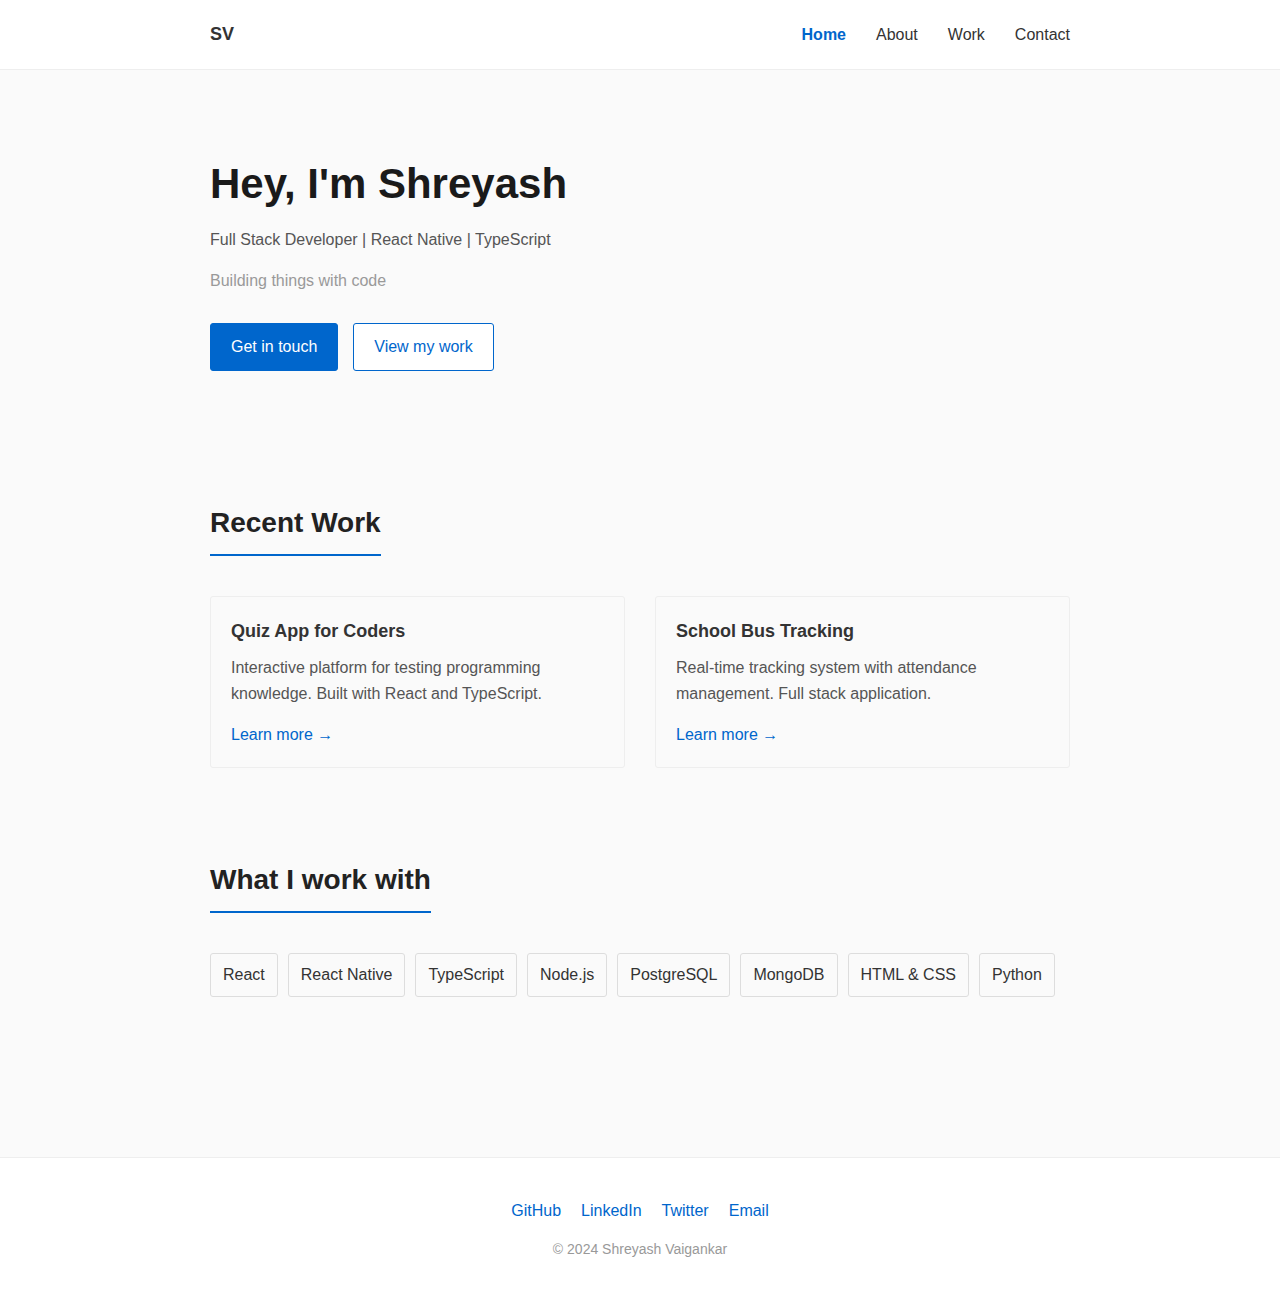
<file: Assignment_1/index.html>
<!DOCTYPE html>
<html lang="en">
<head>
    <meta charset="UTF-8">
    <meta name="viewport" content="width=device-width, initial-scale=1.0">
    <title>Shreyash Vaigankar - Developer</title>
    <link rel="stylesheet" href="styles.css">
</head>
<body>
    <header>
        <nav class="navbar">
            <div class="nav-brand">SV</div>
            <ul class="nav-items">
                <li><a href="index.html" class="active">Home</a></li>
                <li><a href="about.html">About</a></li>
                <li><a href="projects.html">Work</a></li>
                <li><a href="contact.html">Contact</a></li>
            </ul>
        </nav>
    </header>

    <main>
        <section class="intro">
            <h1>Hey, I'm Shreyash</h1>
            <p>Full Stack Developer | React Native | TypeScript</p>
            <p class="subtitle">Building things with code</p>
            <div class="cta-buttons">
                <a href="contact.html" class="btn">Get in touch</a>
                <a href="projects.html" class="btn-secondary">View my work</a>
            </div>
        </section>

        <section class="projects-preview">
            <h2>Recent Work</h2>
            <div class="project-list">
                <div class="project-item">
                    <h3>Quiz App for Coders</h3>
                    <p>Interactive platform for testing programming knowledge. Built with React and TypeScript.</p>
                    <a href="projects.html">Learn more →</a>
                </div>
                <div class="project-item">
                    <h3>School Bus Tracking</h3>
                    <p>Real-time tracking system with attendance management. Full stack application.</p>
                    <a href="projects.html">Learn more →</a>
                </div>
            </div>
        </section>

        <section class="skills-brief">
            <h2>What I work with</h2>
            <div class="skills-list">
                <span>React</span>
                <span>React Native</span>
                <span>TypeScript</span>
                <span>Node.js</span>
                <span>PostgreSQL</span>
                <span>MongoDB</span>
                <span>HTML & CSS</span>
                <span>Python</span>
            </div>
        </section>
    </main>

    <footer>
        <div class="footer-links">
            <a href="https://github.com/ShreyashV38" target="_blank">GitHub</a>
            <a href="https://www.linkedin.com/in/shreyash-v38" target="_blank">LinkedIn</a>
            <a href="https://x.com/@vaigankar7680" target="_blank">Twitter</a>
            <a href="mailto:shreyashvaigankar125@gmail.com">Email</a>
        </div>
        <p class="footer-text">© 2024 Shreyash Vaigankar</p>
    </footer>
</body>
</html>
</file>
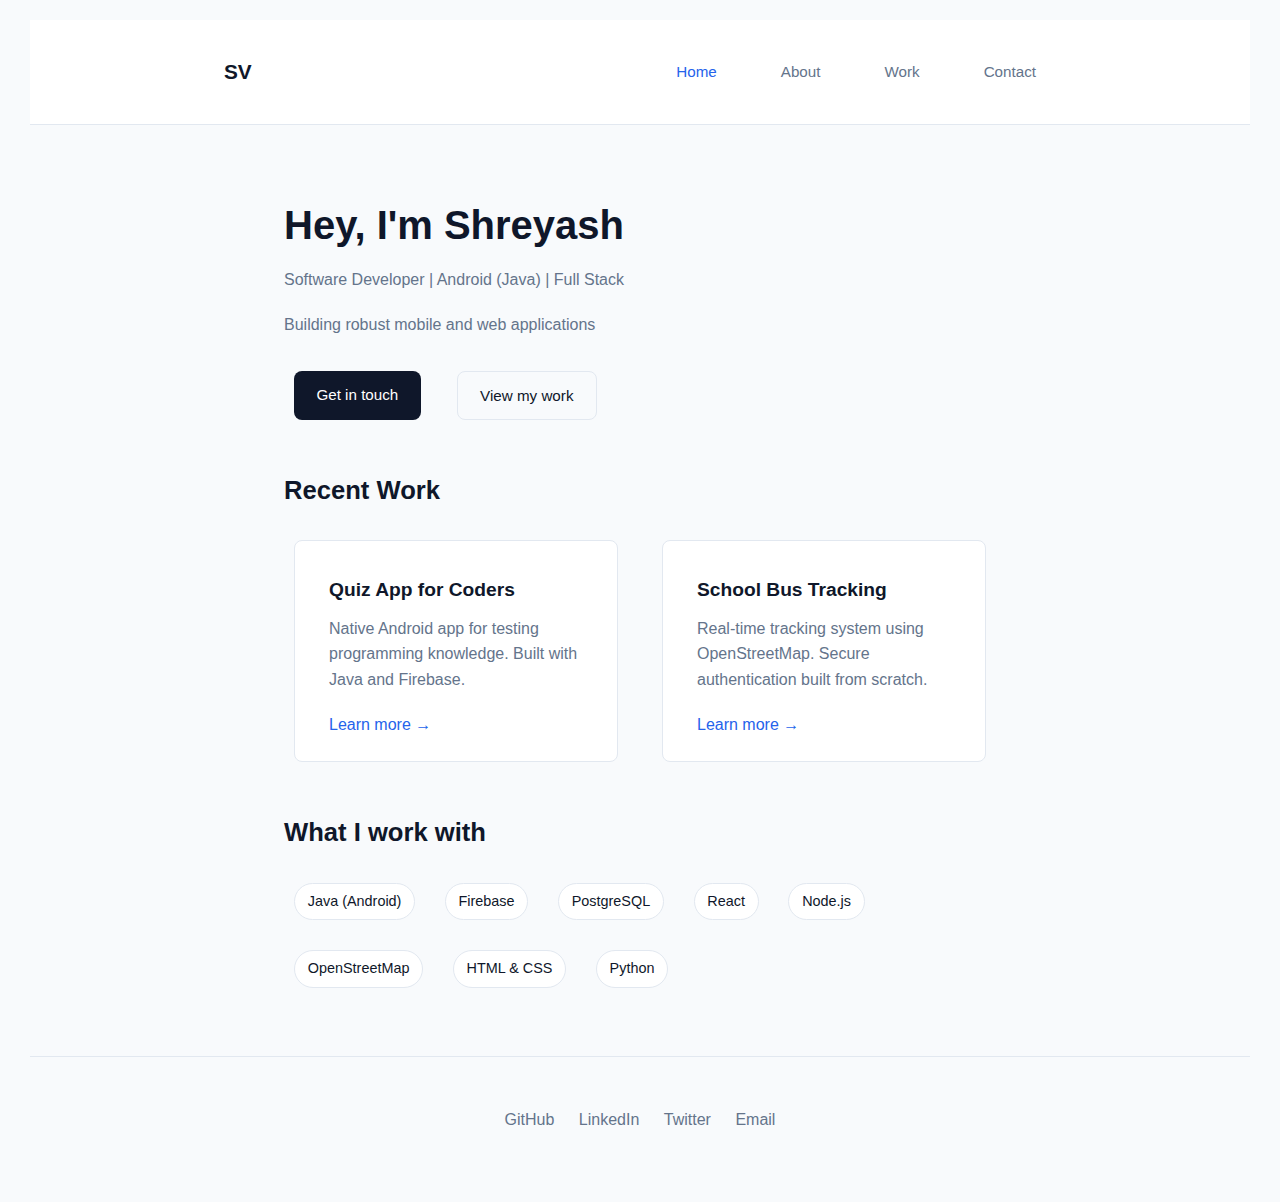
<file: Assignment_2/index.html>
<!DOCTYPE html>
<html lang="en">
<head>
    <meta charset="UTF-8">
    <meta name="viewport" content="width=device-width, initial-scale=1.0">
    <title>Shreyash Vaigankar - Developer</title>
    <link rel="stylesheet" href="styles.css">
</head>
<body>
    <header>
        <nav class="navbar">
            <div class="nav-brand">SV</div>
            <ul class="nav-items">
                <li><a href="index.html" class="active">Home</a></li>
                <li><a href="about.html">About</a></li>
                <li><a href="projects.html">Work</a></li>
                <li><a href="contact.html">Contact</a></li>
            </ul>
        </nav>
    </header>

    <main>
        <section class="intro">
            <h1>Hey, I'm Shreyash</h1>
            <p>Software Developer | Android (Java) | Full Stack</p>
            <p class="subtitle">Building robust mobile and web applications</p>
            <div class="cta-buttons">
                <a href="contact.html" class="btn">Get in touch</a>
                <a href="projects.html" class="btn-secondary">View my work</a>
            </div>
        </section>

        <section class="projects-preview">
            <h2>Recent Work</h2>
            <div class="project-list">
                <div class="project-item">
                    <h3>Quiz App for Coders</h3>
                    <p>Native Android app for testing programming knowledge. Built with Java and Firebase.</p>
                    <a href="projects.html">Learn more →</a>
                </div>
                <div class="project-item">
                    <h3>School Bus Tracking</h3>
                    <p>Real-time tracking system using OpenStreetMap. Secure authentication built from scratch.</p>
                    <a href="projects.html">Learn more →</a>
                </div>
            </div>
        </section>

        <section class="skills-brief">
            <h2>What I work with</h2>
            <div class="skills-list">
                <span>Java (Android)</span>
                <span>Firebase</span>
                <span>PostgreSQL</span>
                <span>React</span>
                <span>Node.js</span>
                <span>OpenStreetMap</span>
                <span>HTML & CSS</span>
                <span>Python</span>
            </div>
        </section>
    </main>

    <footer>
        <div class="footer-links">
            <a href="https://github.com/ShreyashV38" target="_blank">GitHub</a>
            <a href="https://www.linkedin.com/in/shreyash-v38" target="_blank">LinkedIn</a>
            <a href="https://x.com/@vaigankar7680" target="_blank">Twitter</a>
            <a href="mailto:shreyashvaigankar125@gmail.com">Email</a>
        </div>
    </footer>
</body>
</html>
</file>
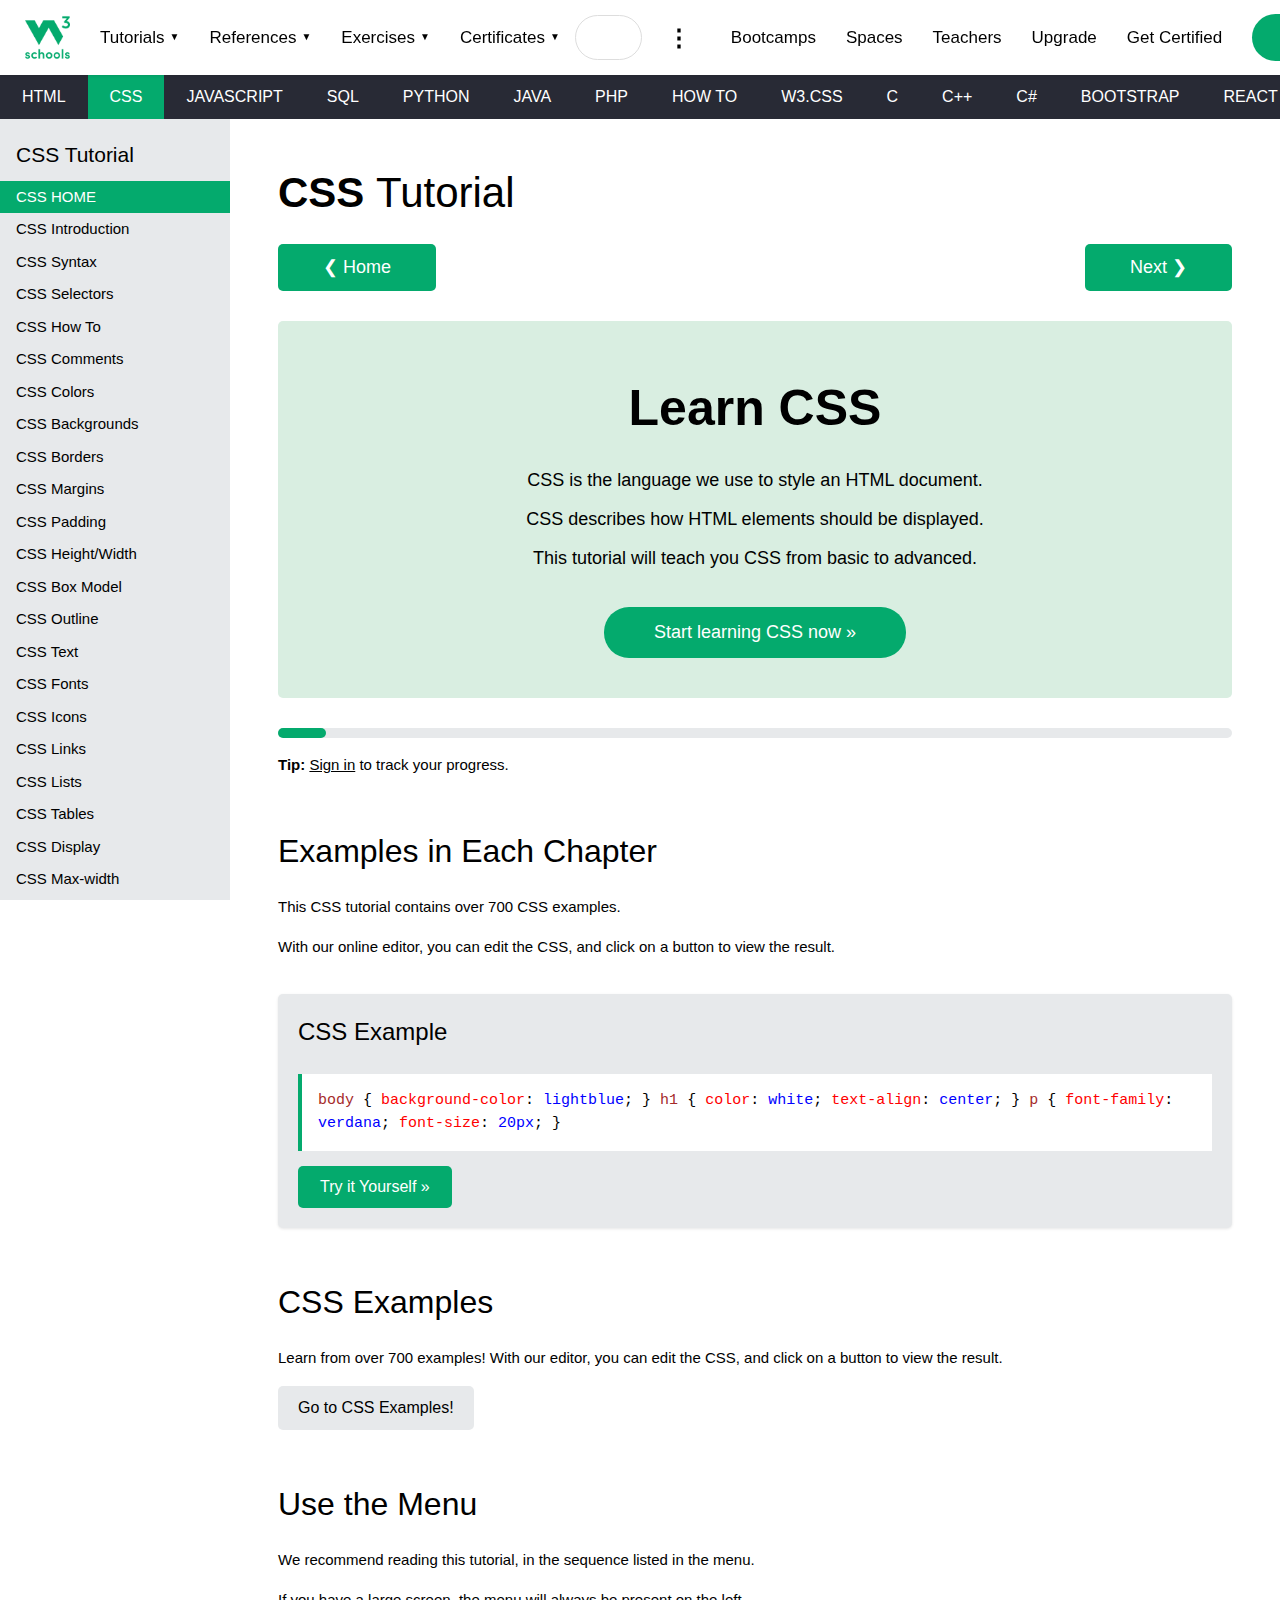
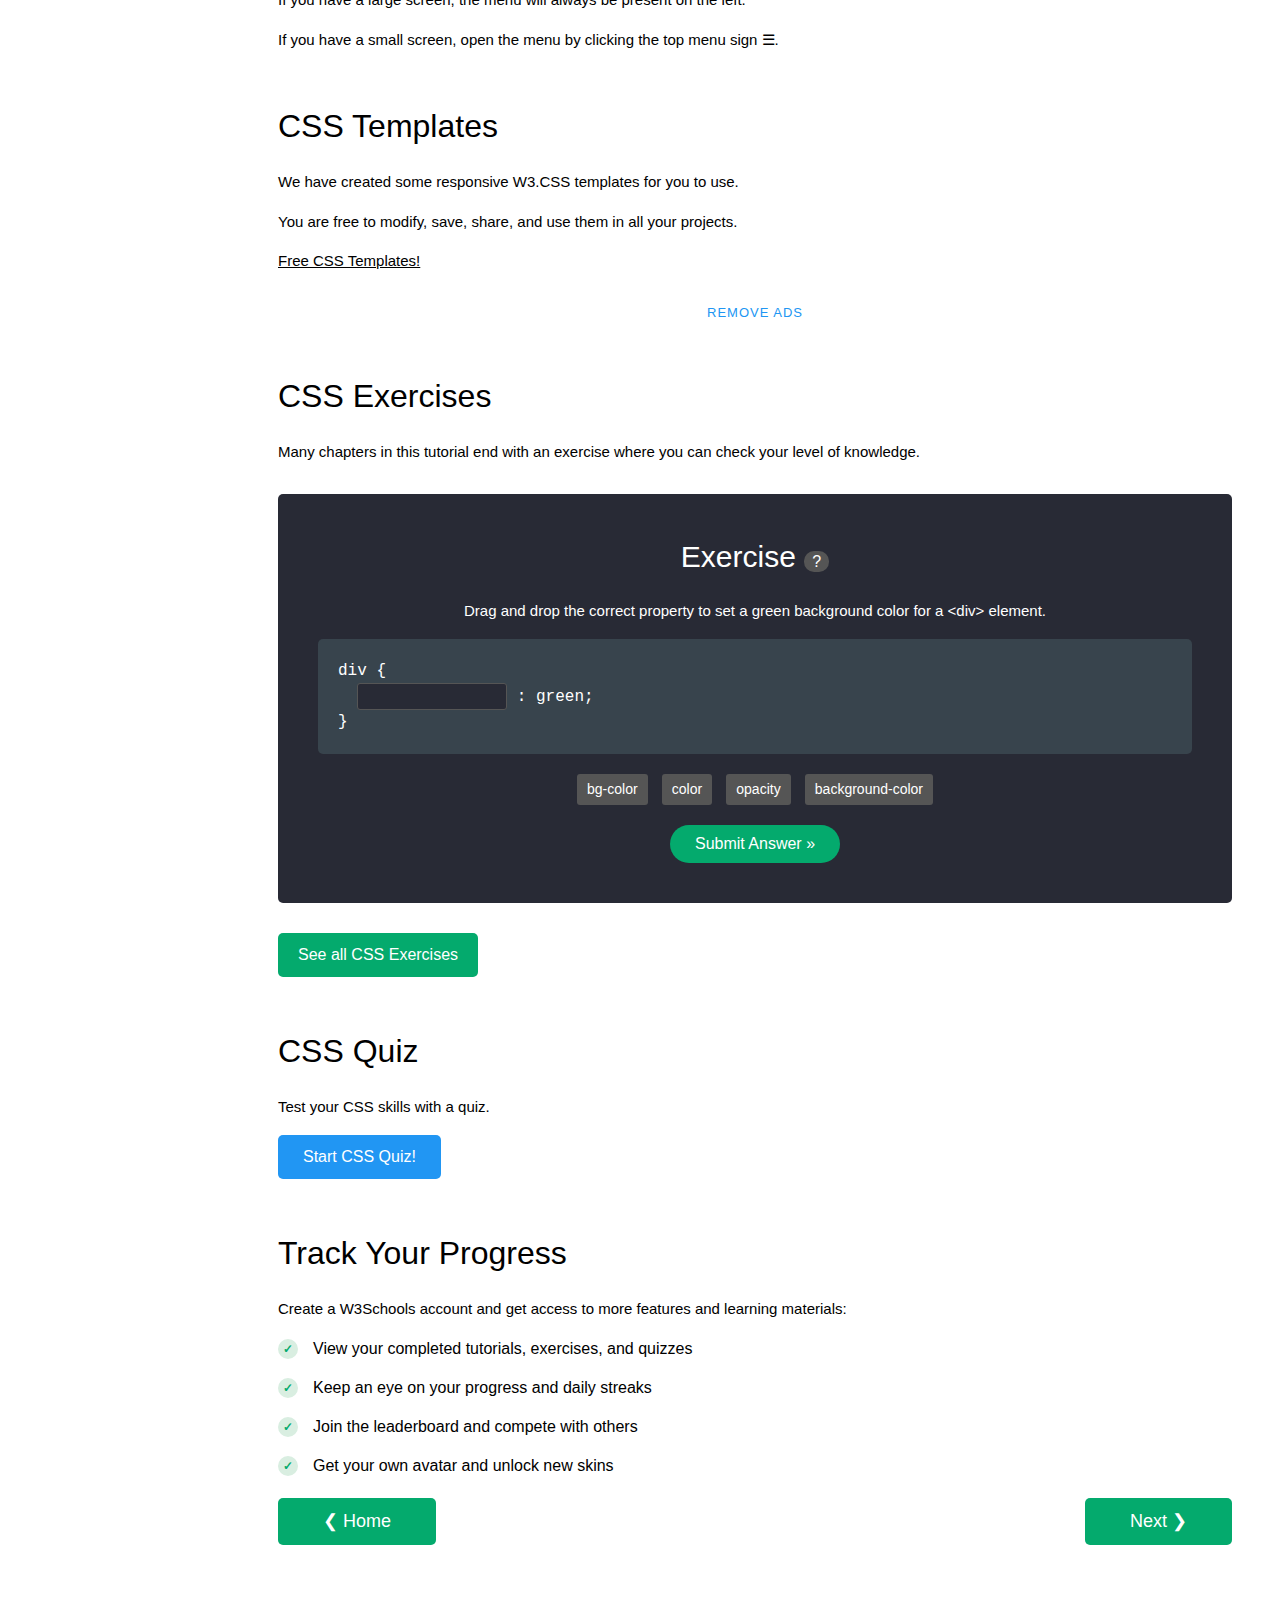
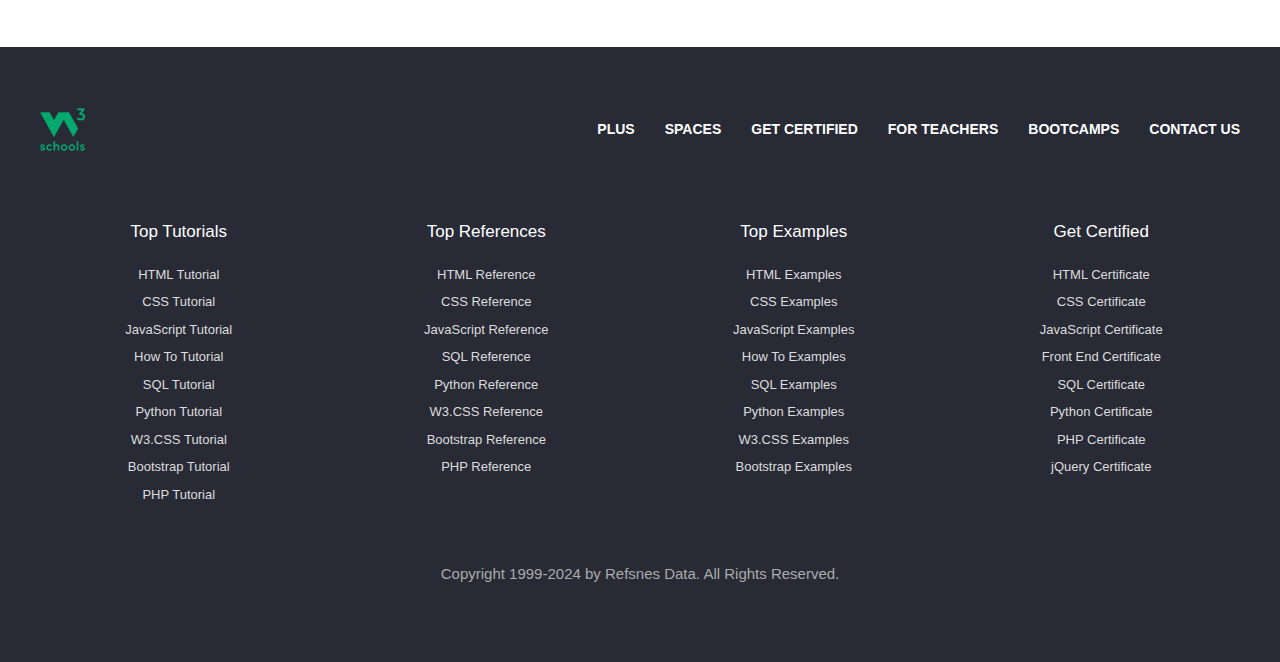
<file: Assignment_3/index.html>
<!DOCTYPE html>
<html lang="en">
<head>
    <meta charset="UTF-8">
    <meta name="viewport" content="width=device-width, initial-scale=1.0">
    <title>CSS Tutorial - W3Schools</title>
    <link rel="stylesheet" href="index.css">
</head>
<body>

    <nav class="w3-top-nav">
        <div class="nav-left">
            <a href="https://www.w3schools.com/css/default.asp" class="w3-logo">
                <img src="w3schools-logo-icon.webp" alt="W3Schools" class="w3-logo-icon">
            </a>
            <div class="nav-item" onclick="window.location.href='https://www.w3schools.com/tutorials/index.php'">Tutorials <span class="nav-caret">▼</span></div>
            <div class="nav-item" onclick="window.location.href='https://www.w3schools.com/references/index.php'">References <span class="nav-caret">▼</span></div>
            <div class="nav-item" onclick="window.location.href='https://www.w3schools.com/exercises/index.php'">Exercises <span class="nav-caret">▼</span></div>
            <div class="nav-item" onclick="window.location.href='https://campus.w3schools.com/collections/course-catalog'">Certificates <span class="nav-caret">▼</span></div>
        </div>

        <div class="nav-middle">
            <div class="search-wrapper">
                <input type="text" class="search-input" placeholder="Search">
            </div>
            <div class="menu-dots">⋮</div>
        </div>

        <div class="nav-right">
            <a href="https://www.w3schools.com/bootcamp/index.php" class="nav-link">Bootcamps</a>
            <a href="https://www.w3schools.com/spaces/index.php" class="nav-link">Spaces</a>
            <a href="https://campus.w3schools.com/pages/teacher-plans" class="nav-link">Teachers</a>
            <a href="https://www.w3schools.com/pro/index.php" class="nav-link">Upgrade</a>
            <a href="https://campus.w3schools.com/collections/course-catalog" class="nav-link">Get Certified</a>
            <a href="https://profile.w3schools.com/log-in" class="btn-sign-in">Sign In</a>
        </div>
    </nav>

    <div class="w3-sub-nav">
        <a href="https://www.w3schools.com/html/default.asp" class="sub-item">HTML</a>
        <a href="https://www.w3schools.com/css/default.asp" class="sub-item active">CSS</a>
        <a href="https://www.w3schools.com/js/default.asp" class="sub-item">JAVASCRIPT</a>
        <a href="https://www.w3schools.com/sql/default.asp" class="sub-item">SQL</a>
        <a href="https://www.w3schools.com/python/default.asp" class="sub-item">PYTHON</a>
        <a href="https://www.w3schools.com/java/default.asp" class="sub-item">JAVA</a>
        <a href="https://www.w3schools.com/php/default.asp" class="sub-item">PHP</a>
        <a href="https://www.w3schools.com/howto/default.asp" class="sub-item">HOW TO</a>
        <a href="https://www.w3schools.com/w3css/default.asp" class="sub-item">W3.CSS</a>
        <a href="https://www.w3schools.com/c/index.php" class="sub-item">C</a>
        <a href="https://www.w3schools.com/cpp/default.asp" class="sub-item">C++</a>
        <a href="https://www.w3schools.com/cs/index.php" class="sub-item">C#</a>
        <a href="https://www.w3schools.com/bootstrap/bootstrap_ver.asp" class="sub-item">BOOTSTRAP</a>
        <a href="https://www.w3schools.com/react/default.asp" class="sub-item">REACT</a>
        <a href="https://www.w3schools.com/mysql/default.asp" class="sub-item">MYSQL</a>
        <a href="https://www.w3schools.com/jquery/default.asp" class="sub-item">JQUERY</a>
        <a href="https://www.w3schools.com/excel/index.php" class="sub-item">EXCEL</a>
        <a href="https://www.w3schools.com/xml/default.asp" class="sub-item">XML</a>
        <a href="https://www.w3schools.com/django/index.php" class="sub-item">DJANGO</a>
        <a href="https://www.w3schools.com/python/numpy/default.asp" class="sub-item">NUMPY</a>
        <div class="sub-arrow">❯</div>
    </div>

    <div class="w3-main-container">

        <nav class="w3-sidebar">
            <h3>CSS Tutorial</h3>
            <a href="https://www.w3schools.com/css/default.asp" class="active">CSS HOME</a>
            <a href="https://www.w3schools.com/css/css_intro.asp">CSS Introduction</a>
            <a href="https://www.w3schools.com/css/css_syntax.asp">CSS Syntax</a>
            <a href="https://www.w3schools.com/css/css_selectors.asp">CSS Selectors</a>
            <a href="https://www.w3schools.com/css/css_howto.asp">CSS How To</a>
            <a href="https://www.w3schools.com/css/css_comments.asp">CSS Comments</a>
            <a href="https://www.w3schools.com/css/css_colors.asp">CSS Colors</a>
            <a href="https://www.w3schools.com/css/css_background.asp">CSS Backgrounds</a>
            <a href="https://www.w3schools.com/css/css_border.asp">CSS Borders</a>
            <a href="https://www.w3schools.com/css/css_margin.asp">CSS Margins</a>
            <a href="https://www.w3schools.com/css/css_padding.asp">CSS Padding</a>
            <a href="https://www.w3schools.com/css/css_dimension.asp">CSS Height/Width</a>
            <a href="https://www.w3schools.com/css/css_boxmodel.asp">CSS Box Model</a>
            <a href="https://www.w3schools.com/css/css_outline.asp">CSS Outline</a>
            <a href="https://www.w3schools.com/css/css_text.asp">CSS Text</a>
            <a href="https://www.w3schools.com/css/css_font.asp">CSS Fonts</a>
            <a href="https://www.w3schools.com/css/css_icons.asp">CSS Icons</a>
            <a href="https://www.w3schools.com/css/css_link.asp">CSS Links</a>
            <a href="https://www.w3schools.com/css/css_list.asp">CSS Lists</a>
            <a href="https://www.w3schools.com/css/css_table.asp">CSS Tables</a>
            <a href="https://www.w3schools.com/css/css_display_visibility.asp">CSS Display</a>
            <a href="https://www.w3schools.com/css/css_max-width.asp">CSS Max-width</a>
            <a href="https://www.w3schools.com/css/css_position.asp">CSS Position</a>
            <a href="https://www.w3schools.com/css/css_z-index.asp">CSS Z-index</a>
            <a href="https://www.w3schools.com/css/css_overflow.asp">CSS Overflow</a>
        </nav>

        <main class="w3-content">
            <h1>CSS <span style="font-weight:400">Tutorial</span></h1>
            
            <div class="chapter-nav">
                <a href="https://www.w3schools.com/html/default.asp" class="btn-nav prev">❮ Home</a>
                <a href="https://www.w3schools.com/css/css_intro.asp" class="btn-nav">Next ❯</a>
            </div>

            <div class="hero-box">
                <h1>Learn CSS</h1>
                <p>CSS is the language we use to style an HTML document.</p>
                <p>CSS describes how HTML elements should be displayed.</p>
                <p>This tutorial will teach you CSS from basic to advanced.</p>
                <a href="https://www.w3schools.com/css/css_intro.asp" class="btn-hero">Start learning CSS now »</a>
            </div>

            <div style="background:#E7E9EB; height:10px; border-radius:5px; margin-bottom:10px;">
                <div style="background:#04AA6D; width:5%; height:100%; border-radius:5px;"></div>
            </div>
            <p><strong>Tip:</strong> <a href="https://profile.w3schools.com/log-in" style="text-decoration:underline;">Sign in</a> to track your progress.</p>

            <h2>Examples in Each Chapter</h2>
            <p>This CSS tutorial contains over 700 CSS examples.</p>
            <p>With our online editor, you can edit the CSS, and click on a button to view the result.</p>
            
            <div class="example-box">
                <h3>CSS Example</h3>
                <div class="code-area">
<span class="c-brown">body</span> {
  <span class="c-red">background-color</span>: <span class="c-blue">lightblue</span>;
}

<span class="c-brown">h1</span> {
  <span class="c-red">color</span>: <span class="c-blue">white</span>;
  <span class="c-red">text-align</span>: <span class="c-blue">center</span>;
}

<span class="c-brown">p</span> {
  <span class="c-red">font-family</span>: <span class="c-blue">verdana</span>;
  <span class="c-red">font-size</span>: <span class="c-blue">20px</span>;
}
                </div>
                <a href="https://www.w3schools.com/css/tryit.asp?filename=trycss_default" class="btn-try" target="_blank">Try it Yourself »</a>
            </div>

            <h2>CSS Examples</h2>
            <p>Learn from over 700 examples! With our editor, you can edit the CSS, and click on a button to view the result.</p>
            <a href="https://www.w3schools.com/css/css_examples.asp" class="btn-grey">Go to CSS Examples!</a>

            <h2>Use the Menu</h2>
            <p>We recommend reading this tutorial, in the sequence listed in the menu.</p>
            <p>If you have a large screen, the menu will always be present on the left.</p>
            <p>If you have a small screen, open the menu by clicking the top menu sign ☰.</p>

            <h2>CSS Templates</h2>
            <p>We have created some responsive W3.CSS templates for you to use.</p>
            <p>You are free to modify, save, share, and use them in all your projects.</p>
            <a href="https://www.w3schools.com/w3css/w3css_templates.asp" style="text-decoration:underline;">Free CSS Templates!</a>

            <div style="text-align:center; margin:30px 0; color:#2196F3; font-size:13px; letter-spacing:1px; cursor:pointer;" onclick="window.location.href='https://www.w3schools.com/pro/index.php'">REMOVE ADS</div>

            <h2>CSS Exercises</h2>
            <p>Many chapters in this tutorial end with an exercise where you can check your level of knowledge.</p>
            
            <div class="exercise-box">
                <div class="exercise-header">Exercise <span style="font-size:16px; background:#555; padding:2px 8px; border-radius:10px;">?</span></div>
                <p style="text-align:center;">Drag and drop the correct property to set a green background color for a &lt;div&gt; element.</p>
                
                <div class="exercise-code">
                    div {<br>
                    &nbsp;&nbsp;<input type="text" class="exercise-input"> : green;<br>
                    }
                </div>
                
                <div class="exercise-options">
                    <span class="exercise-option">bg-color</span>
                    <span class="exercise-option">color</span>
                    <span class="exercise-option">opacity</span>
                    <span class="exercise-option">background-color</span>
                </div>
                
                <button class="btn-submit" onclick="window.location.href='https://www.w3schools.com/css/css_exercises.asp'">Submit Answer »</button>
            </div>
            
            <a href="https://www.w3schools.com/css/css_exercises.asp" class="btn-try" style="background:#04AA6D; padding:10px 20px;">See all CSS Exercises</a>

            <h2>CSS Quiz</h2>
            <p>Test your CSS skills with a quiz.</p>
            <a href="https://www.w3schools.com/css/css_quiz.asp" class="btn-blue">Start CSS Quiz!</a>

            <h2>Track Your Progress</h2>
            <p>Create a W3Schools account and get access to more features and learning materials:</p>
            <ul class="progress-list">
                <li><span class="check-icon">✓</span> View your completed tutorials, exercises, and quizzes</li>
                <li><span class="check-icon">✓</span> Keep an eye on your progress and daily streaks</li>
                <li><span class="check-icon">✓</span> Join the leaderboard and compete with others</li>
                <li><span class="check-icon">✓</span> Get your own avatar and unlock new skins</li>
            </ul>

            <div class="chapter-nav">
                <a href="https://www.w3schools.com/html/default.asp" class="btn-nav prev">❮ Home</a>
                <a href="https://www.w3schools.com/css/css_intro.asp" class="btn-nav">Next ❯</a>
            </div>
        </main>
    </div>

    <footer class="w3-footer">
        <div class="footer-top">
            <div class="footer-logo">
                 <img src="w3schools-logo-icon.webp" alt="W3Schools" class="footer-logo-img">
            </div>
            <div class="footer-nav">
                <a href="https://www.w3schools.com/plus/index.php">PLUS</a>
                <a href="https://www.w3schools.com/spaces/index.php">SPACES</a>
                <a href="https://campus.w3schools.com/collections/course-catalog">GET CERTIFIED</a>
                <a href="https://campus.w3schools.com/pages/teacher-plans">FOR TEACHERS</a>
                <a href="https://www.w3schools.com/bootcamp/index.php">BOOTCAMPS</a>
                <a href="https://www.w3schools.com/about/about_privacy.asp">CONTACT US</a>
            </div>
        </div>

        <div class="footer-grid">
            <div class="footer-col">
                <h3>Top Tutorials</h3>
                <a href="https://www.w3schools.com/html/default.asp">HTML Tutorial</a>
                <a href="https://www.w3schools.com/css/default.asp">CSS Tutorial</a>
                <a href="https://www.w3schools.com/js/default.asp">JavaScript Tutorial</a>
                <a href="https://www.w3schools.com/howto/default.asp">How To Tutorial</a>
                <a href="https://www.w3schools.com/sql/default.asp">SQL Tutorial</a>
                <a href="https://www.w3schools.com/python/default.asp">Python Tutorial</a>
                <a href="https://www.w3schools.com/w3css/default.asp">W3.CSS Tutorial</a>
                <a href="https://www.w3schools.com/bootstrap/default.asp">Bootstrap Tutorial</a>
                <a href="https://www.w3schools.com/php/default.asp">PHP Tutorial</a>
            </div>
            <div class="footer-col">
                <h3>Top References</h3>
                <a href="https://www.w3schools.com/tags/default.asp">HTML Reference</a>
                <a href="https://www.w3schools.com/cssref/default.asp">CSS Reference</a>
                <a href="https://www.w3schools.com/jsref/default.asp">JavaScript Reference</a>
                <a href="https://www.w3schools.com/sql/sql_ref_keywords.asp">SQL Reference</a>
                <a href="https://www.w3schools.com/python/python_reference.asp">Python Reference</a>
                <a href="https://www.w3schools.com/w3css/w3css_references.asp">W3.CSS Reference</a>
                <a href="https://www.w3schools.com/bootstrap/bootstrap_ref_all_classes.asp">Bootstrap Reference</a>
                <a href="https://www.w3schools.com/php/php_ref_overview.asp">PHP Reference</a>
            </div>
            <div class="footer-col">
                <h3>Top Examples</h3>
                <a href="https://www.w3schools.com/html/html_examples.asp">HTML Examples</a>
                <a href="https://www.w3schools.com/css/css_examples.asp">CSS Examples</a>
                <a href="https://www.w3schools.com/js/js_examples.asp">JavaScript Examples</a>
                <a href="https://www.w3schools.com/howto/default.asp">How To Examples</a>
                <a href="https://www.w3schools.com/sql/sql_examples.asp">SQL Examples</a>
                <a href="https://www.w3schools.com/python/python_examples.asp">Python Examples</a>
                <a href="https://www.w3schools.com/w3css/w3css_examples.asp">W3.CSS Examples</a>
                <a href="https://www.w3schools.com/bootstrap/bootstrap_examples.asp">Bootstrap Examples</a>
            </div>
            <div class="footer-col">
                <h3>Get Certified</h3>
                <a href="https://campus.w3schools.com/collections/course-catalog/products/html-certificate">HTML Certificate</a>
                <a href="https://campus.w3schools.com/collections/course-catalog/products/css-certificate">CSS Certificate</a>
                <a href="https://campus.w3schools.com/collections/course-catalog/products/javascript-certificate">JavaScript Certificate</a>
                <a href="https://campus.w3schools.com/collections/course-catalog/products/front-end-development-certificate">Front End Certificate</a>
                <a href="https://campus.w3schools.com/collections/course-catalog/products/sql-certificate">SQL Certificate</a>
                <a href="https://campus.w3schools.com/collections/course-catalog/products/python-certificate">Python Certificate</a>
                <a href="https://campus.w3schools.com/collections/course-catalog/products/php-certificate">PHP Certificate</a>
                <a href="https://campus.w3schools.com/collections/course-catalog/products/jquery-certificate">jQuery Certificate</a>
            </div>
        </div>
        
        <p style="color:#aaa; margin-top:50px;">Copyright 1999-2024 by Refsnes Data. All Rights Reserved.</p>
    </footer>

</body>
</html>
</file>
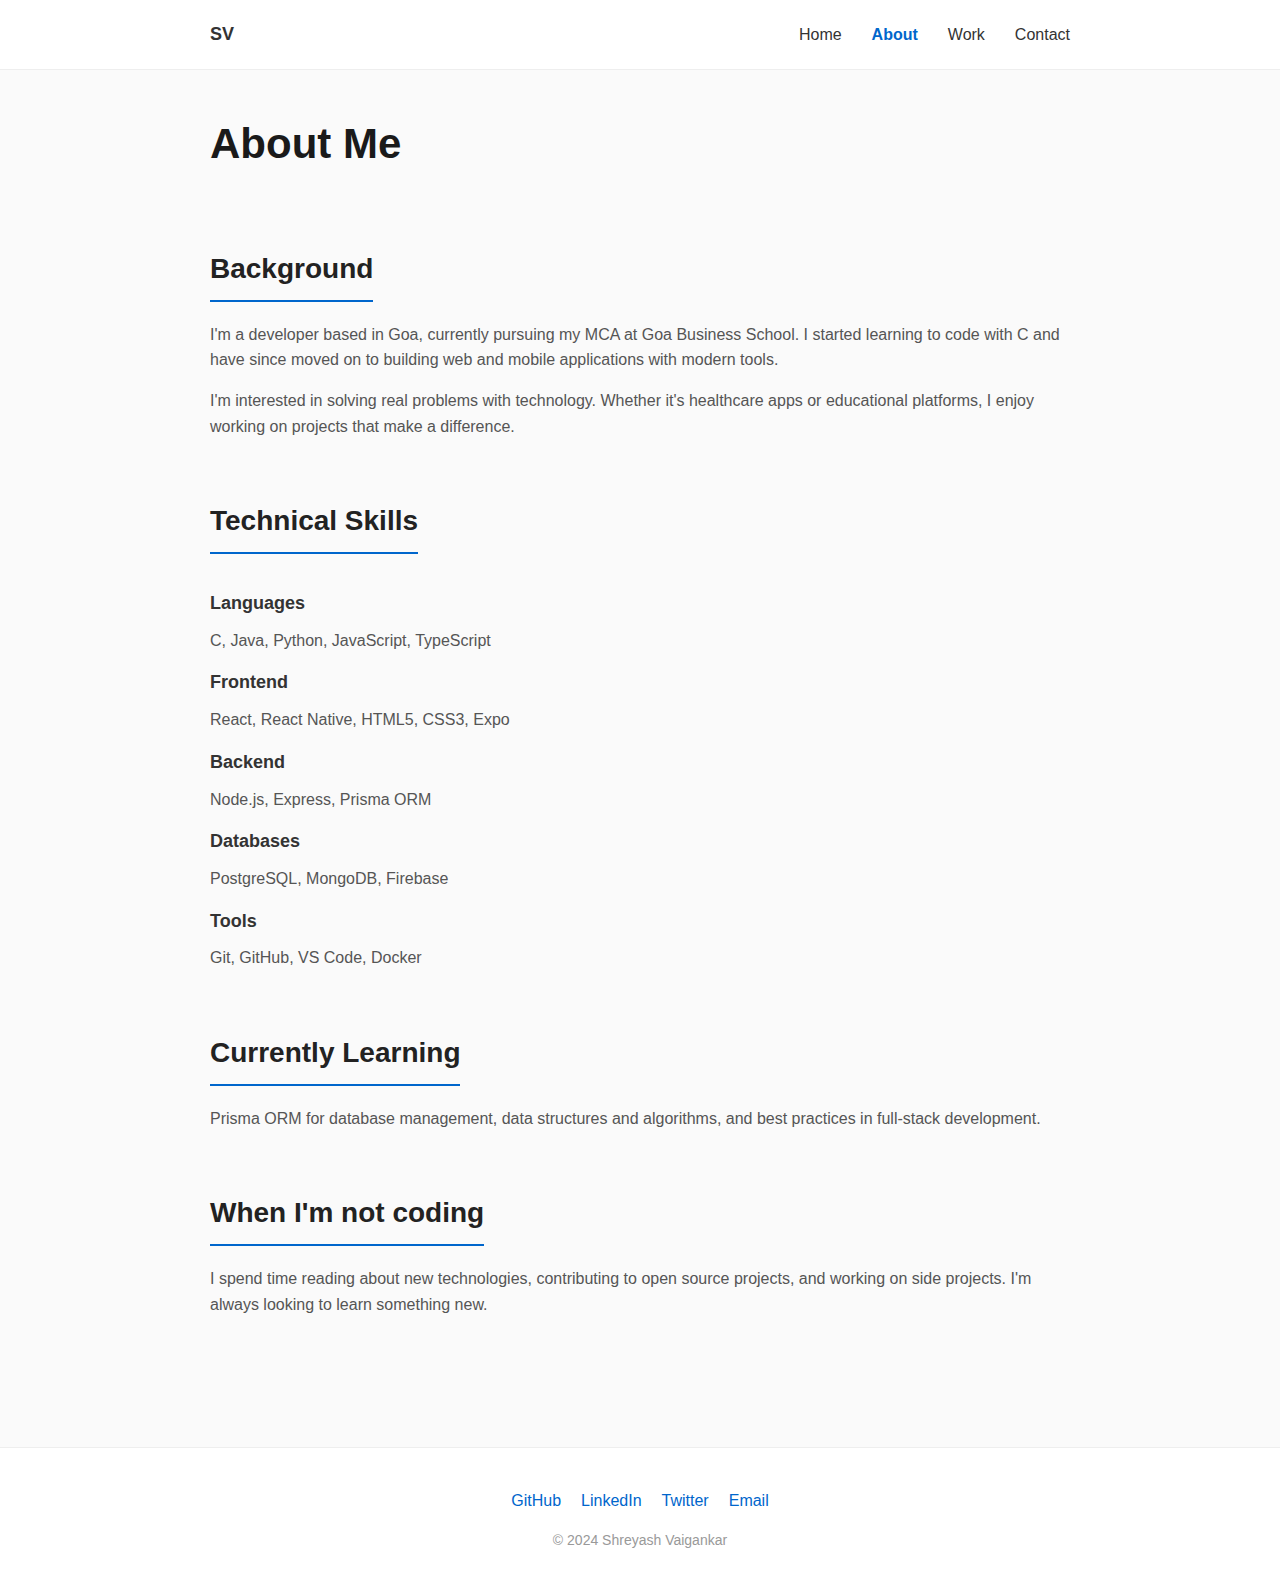
<file: Assignment_1/about.html>
<!DOCTYPE html>
<html lang="en">
<head>
    <meta charset="UTF-8">
    <meta name="viewport" content="width=device-width, initial-scale=1.0">
    <title>About - Shreyash Vaigankar</title>
    <link rel="stylesheet" href="styles.css">
</head>
<body>
    <header>
        <nav class="navbar">
            <div class="nav-brand">SV</div>
            <ul class="nav-items">
                <li><a href="index.html">Home</a></li>
                <li><a href="about.html" class="active">About</a></li>
                <li><a href="projects.html">Work</a></li>
                <li><a href="contact.html">Contact</a></li>
            </ul>
        </nav>
    </header>

    <main>
        <section class="page-intro">
            <h1>About Me</h1>
        </section>

        <section class="about-section">
            <h2>Background</h2>
            <p>I'm a developer based in Goa, currently pursuing my MCA at Goa Business School. I started learning to code with C and have since moved on to building web and mobile applications with modern tools.</p>
            <p>I'm interested in solving real problems with technology. Whether it's healthcare apps or educational platforms, I enjoy working on projects that make a difference.</p>
        </section>

        <section class="about-section">
            <h2>Technical Skills</h2>
            <h3>Languages</h3>
            <p>C, Java, Python, JavaScript, TypeScript</p>
            
            <h3>Frontend</h3>
            <p>React, React Native, HTML5, CSS3, Expo</p>
            
            <h3>Backend</h3>
            <p>Node.js, Express, Prisma ORM</p>
            
            <h3>Databases</h3>
            <p>PostgreSQL, MongoDB, Firebase</p>
            
            <h3>Tools</h3>
            <p>Git, GitHub, VS Code, Docker</p>
        </section>

        <section class="about-section">
            <h2>Currently Learning</h2>
            <p>Prisma ORM for database management, data structures and algorithms, and best practices in full-stack development.</p>
        </section>

        <section class="about-section">
            <h2>When I'm not coding</h2>
            <p>I spend time reading about new technologies, contributing to open source projects, and working on side projects. I'm always looking to learn something new.</p>
        </section>
    </main>

    <footer>
        <div class="footer-links">
            <a href="https://github.com/ShreyashV38" target="_blank">GitHub</a>
            <a href="https://www.linkedin.com/in/shreyash-v38" target="_blank">LinkedIn</a>
            <a href="https://x.com/@vaigankar7680" target="_blank">Twitter</a>
            <a href="mailto:shreyashvaigankar125@gmail.com">Email</a>
        </div>
        <p class="footer-text">© 2024 Shreyash Vaigankar</p>
    </footer>
</body>
</html>
</file>
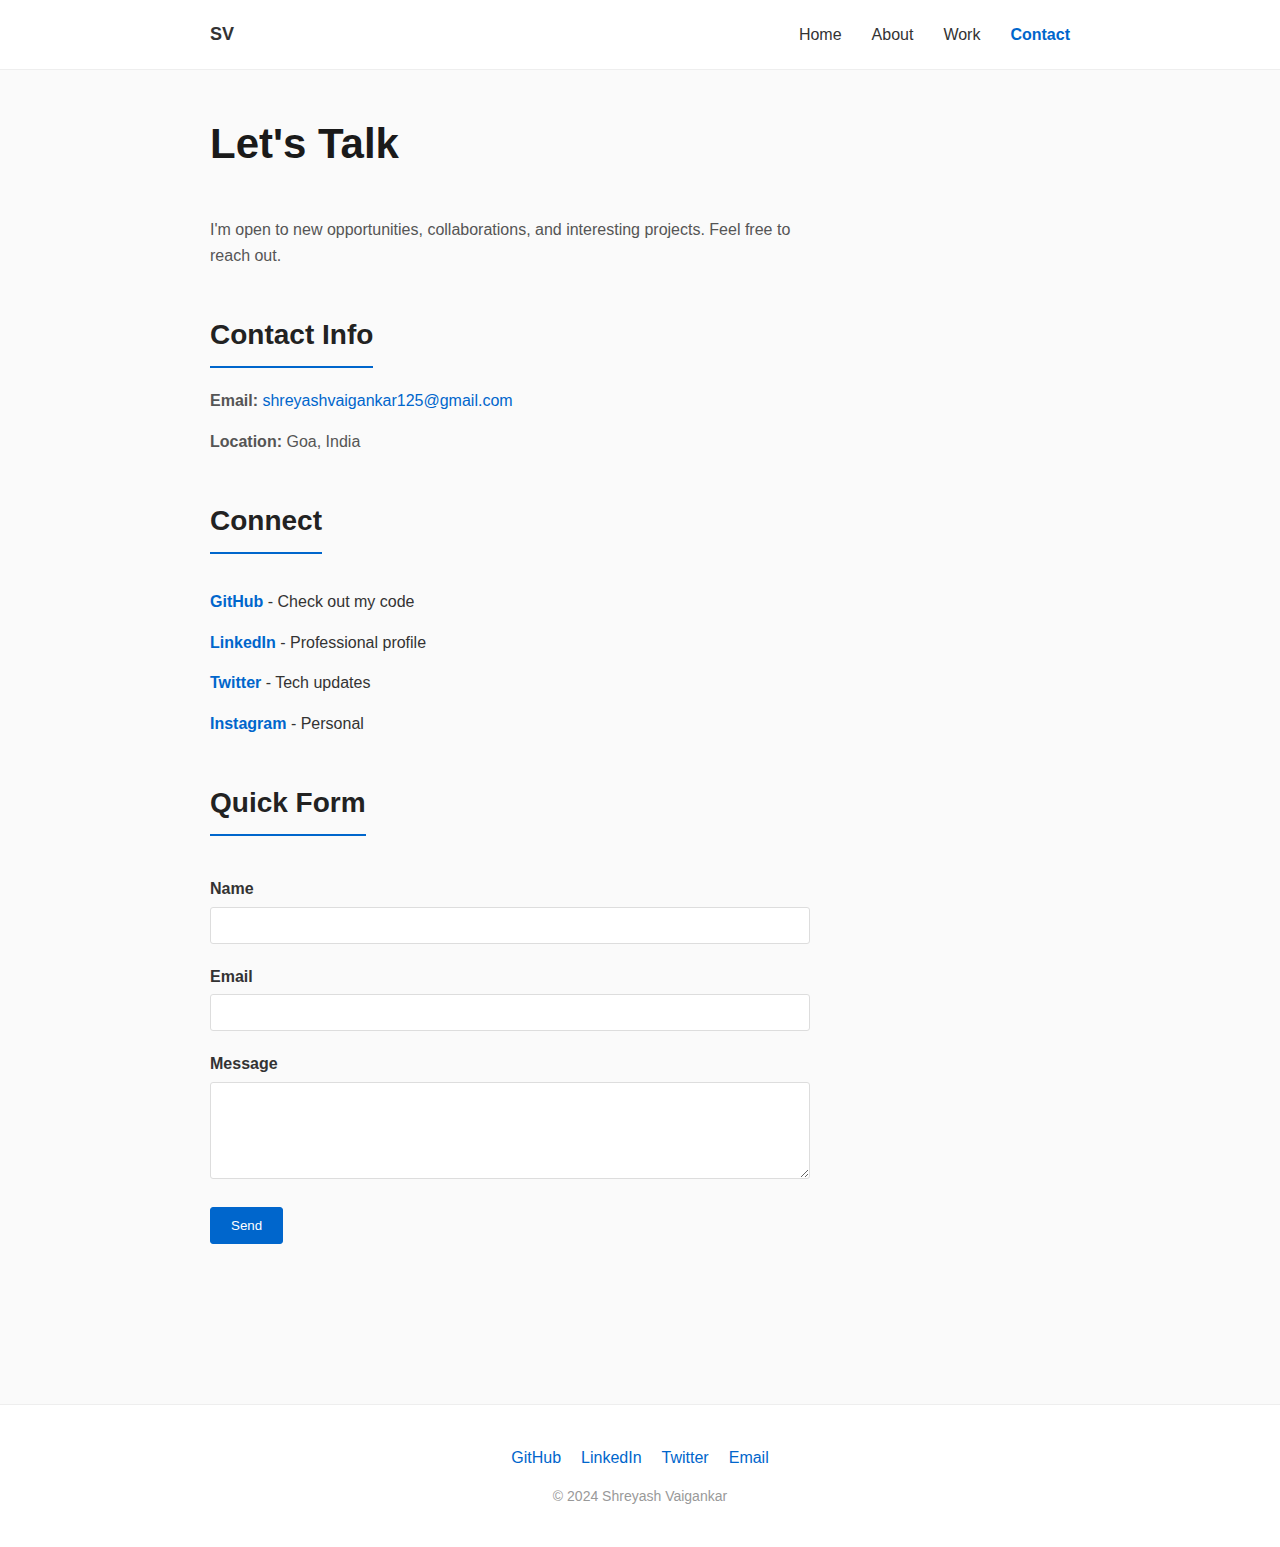
<file: Assignment_1/contact.html>
<!DOCTYPE html>
<html lang="en">
<head>
    <meta charset="UTF-8">
    <meta name="viewport" content="width=device-width, initial-scale=1.0">
    <title>Contact - Shreyash Vaigankar</title>
    <link rel="stylesheet" href="styles.css">
</head>
<body>
    <header>
        <nav class="navbar">
            <div class="nav-brand">SV</div>
            <ul class="nav-items">
                <li><a href="index.html">Home</a></li>
                <li><a href="about.html">About</a></li>
                <li><a href="projects.html">Work</a></li>
                <li><a href="contact.html" class="active">Contact</a></li>
            </ul>
        </nav>
    </header>

    <main>
        <section class="page-intro">
            <h1>Let's Talk</h1>
        </section>

        <section class="contact-section">
            <p>I'm open to new opportunities, collaborations, and interesting projects. Feel free to reach out.</p>
            
            <h2>Contact Info</h2>
            <p><strong>Email:</strong> <a href="mailto:shreyashvaigankar125@gmail.com">shreyashvaigankar125@gmail.com</a></p>
            <p><strong>Location:</strong> Goa, India</p>
            
            <h2>Connect</h2>
            <ul class="contact-list">
                <li><a href="https://github.com/ShreyashV38" target="_blank">GitHub</a> - Check out my code</li>
                <li><a href="https://www.linkedin.com/in/shreyash-v38" target="_blank">LinkedIn</a> - Professional profile</li>
                <li><a href="https://x.com/@vaigankar7680" target="_blank">Twitter</a> - Tech updates</li>
                <li><a href="https://www.instagram.com/_shrey4sh_18_/" target="_blank">Instagram</a> - Personal</li>
            </ul>

            <h2>Quick Form</h2>
            <form class="contact-form" action="mailto:shreyashvaigankar125@gmail.com" method="POST" enctype="text/plain">
                <div class="form-group">
                    <label for="name">Name</label>
                    <input type="text" id="name" name="name" required>
                </div>

                <div class="form-group">
                    <label for="email">Email</label>
                    <input type="email" id="email" name="email" required>
                </div>

                <div class="form-group">
                    <label for="message">Message</label>
                    <textarea id="message" name="message" rows="5" required></textarea>
                </div>

                <button type="submit" class="btn">Send</button>
            </form>
        </section>
    </main>

    <footer>
        <div class="footer-links">
            <a href="https://github.com/ShreyashV38" target="_blank">GitHub</a>
            <a href="https://www.linkedin.com/in/shreyash-v38" target="_blank">LinkedIn</a>
            <a href="https://x.com/@vaigankar7680" target="_blank">Twitter</a>
            <a href="mailto:shreyashvaigankar125@gmail.com">Email</a>
        </div>
        <p class="footer-text">© 2024 Shreyash Vaigankar</p>
    </footer>
</body>
</html>
</file>
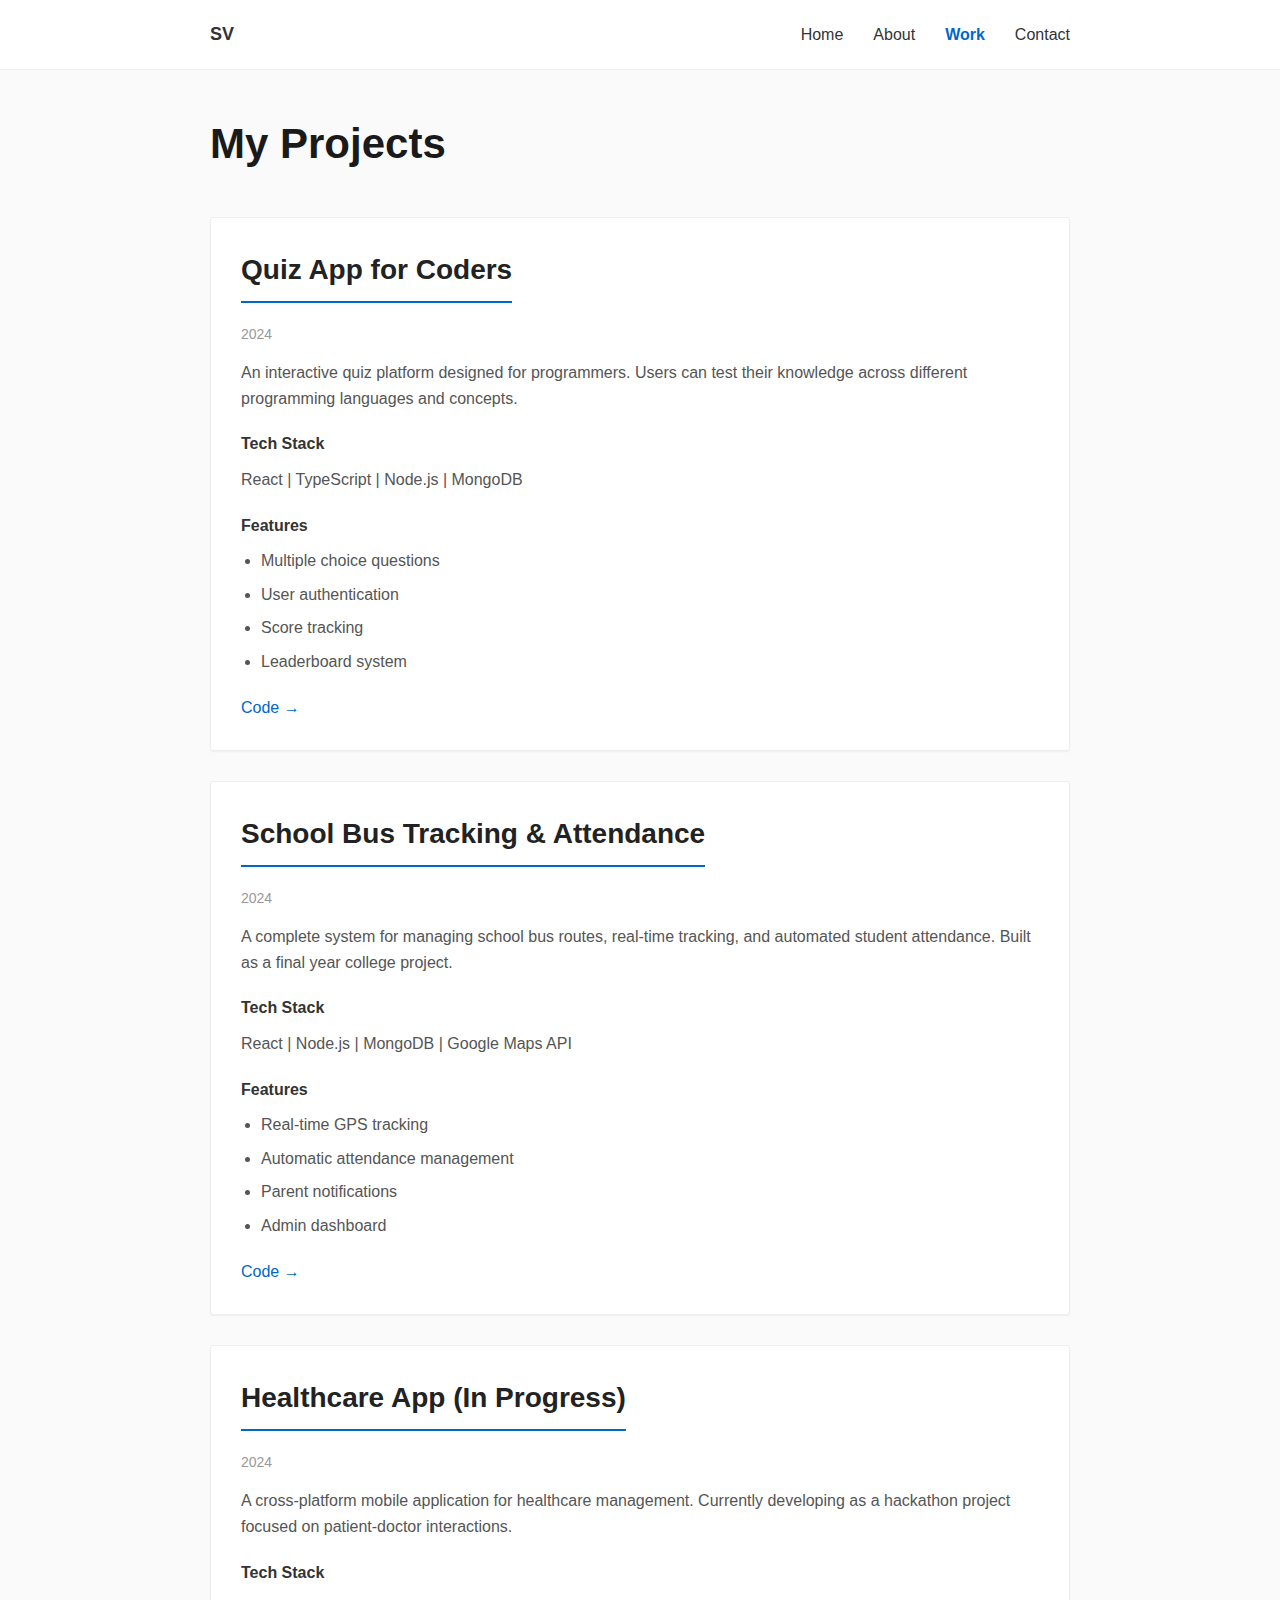
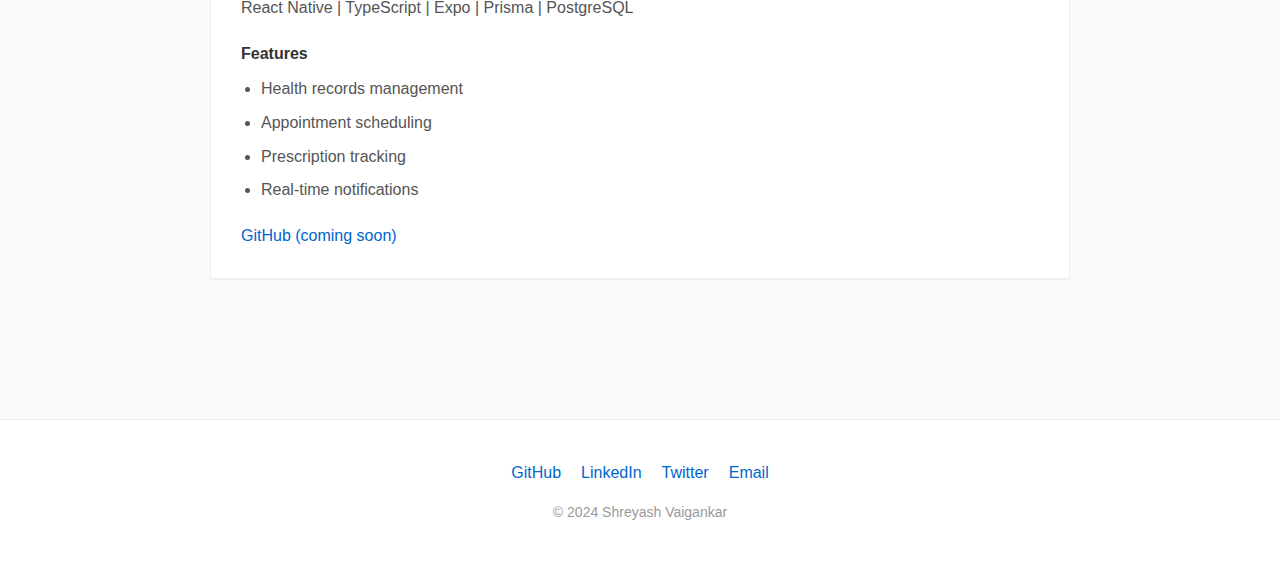
<file: Assignment_1/projects.html>
<!DOCTYPE html>
<html lang="en">
<head>
    <meta charset="UTF-8">
    <meta name="viewport" content="width=device-width, initial-scale=1.0">
    <title>Projects - Shreyash Vaigankar</title>
    <link rel="stylesheet" href="styles.css">
</head>
<body>
    <header>
        <nav class="navbar">
            <div class="nav-brand">SV</div>
            <ul class="nav-items">
                <li><a href="index.html">Home</a></li>
                <li><a href="about.html">About</a></li>
                <li><a href="projects.html" class="active">Work</a></li>
                <li><a href="contact.html">Contact</a></li>
            </ul>
        </nav>
    </header>

    <main>
        <section class="page-intro">
            <h1>My Projects</h1>
        </section>

        <section class="projects-section">
            <article class="project">
                <h2>Quiz App for Coders</h2>
                <p class="project-year">2024</p>
                
                <p>An interactive quiz platform designed for programmers. Users can test their knowledge across different programming languages and concepts.</p>
                
                <h3>Tech Stack</h3>
                <p>React | TypeScript | Node.js | MongoDB</p>
                
                <h3>Features</h3>
                <ul>
                    <li>Multiple choice questions</li>
                    <li>User authentication</li>
                    <li>Score tracking</li>
                    <li>Leaderboard system</li>
                </ul>
                
                <div class="project-links">
                    <a href="https://github.com/ShreyashV38/Code-Quest" target="_blank">Code →</a>
                </div>
            </article>

            <article class="project">
                <h2>School Bus Tracking & Attendance</h2>
                <p class="project-year">2024</p>
                
                <p>A complete system for managing school bus routes, real-time tracking, and automated student attendance. Built as a final year college project.</p>
                
                <h3>Tech Stack</h3>
                <p>React | Node.js | MongoDB | Google Maps API</p>
                
                <h3>Features</h3>
                <ul>
                    <li>Real-time GPS tracking</li>
                    <li>Automatic attendance management</li>
                    <li>Parent notifications</li>
                    <li>Admin dashboard</li>
                </ul>
                
                <div class="project-links">
                    <a href="https://github.com/Anosh26/TY-Project" target="_blank">Code →</a>
                </div>
            </article>

            <article class="project">
                <h2>Healthcare App (In Progress)</h2>
                <p class="project-year">2024</p>
                
                <p>A cross-platform mobile application for healthcare management. Currently developing as a hackathon project focused on patient-doctor interactions.</p>
                
                <h3>Tech Stack</h3>
                <p>React Native | TypeScript | Expo | Prisma | PostgreSQL</p>
                
                <h3>Features</h3>
                <ul>
                    <li>Health records management</li>
                    <li>Appointment scheduling</li>
                    <li>Prescription tracking</li>
                    <li>Real-time notifications</li>
                </ul>
                
                <div class="project-links">
                    <a href="#">GitHub (coming soon)</a>
                </div>
            </article>
        </section>
    </main>

    <footer>
        <div class="footer-links">
            <a href="https://github.com/ShreyashV38" target="_blank">GitHub</a>
            <a href="https://www.linkedin.com/in/shreyash-v38" target="_blank">LinkedIn</a>
            <a href="https://x.com/@vaigankar7680" target="_blank">Twitter</a>
            <a href="mailto:shreyashvaigankar125@gmail.com">Email</a>
        </div>
        <p class="footer-text">© 2024 Shreyash Vaigankar</p>
    </footer>
</body>
</html>
</file>
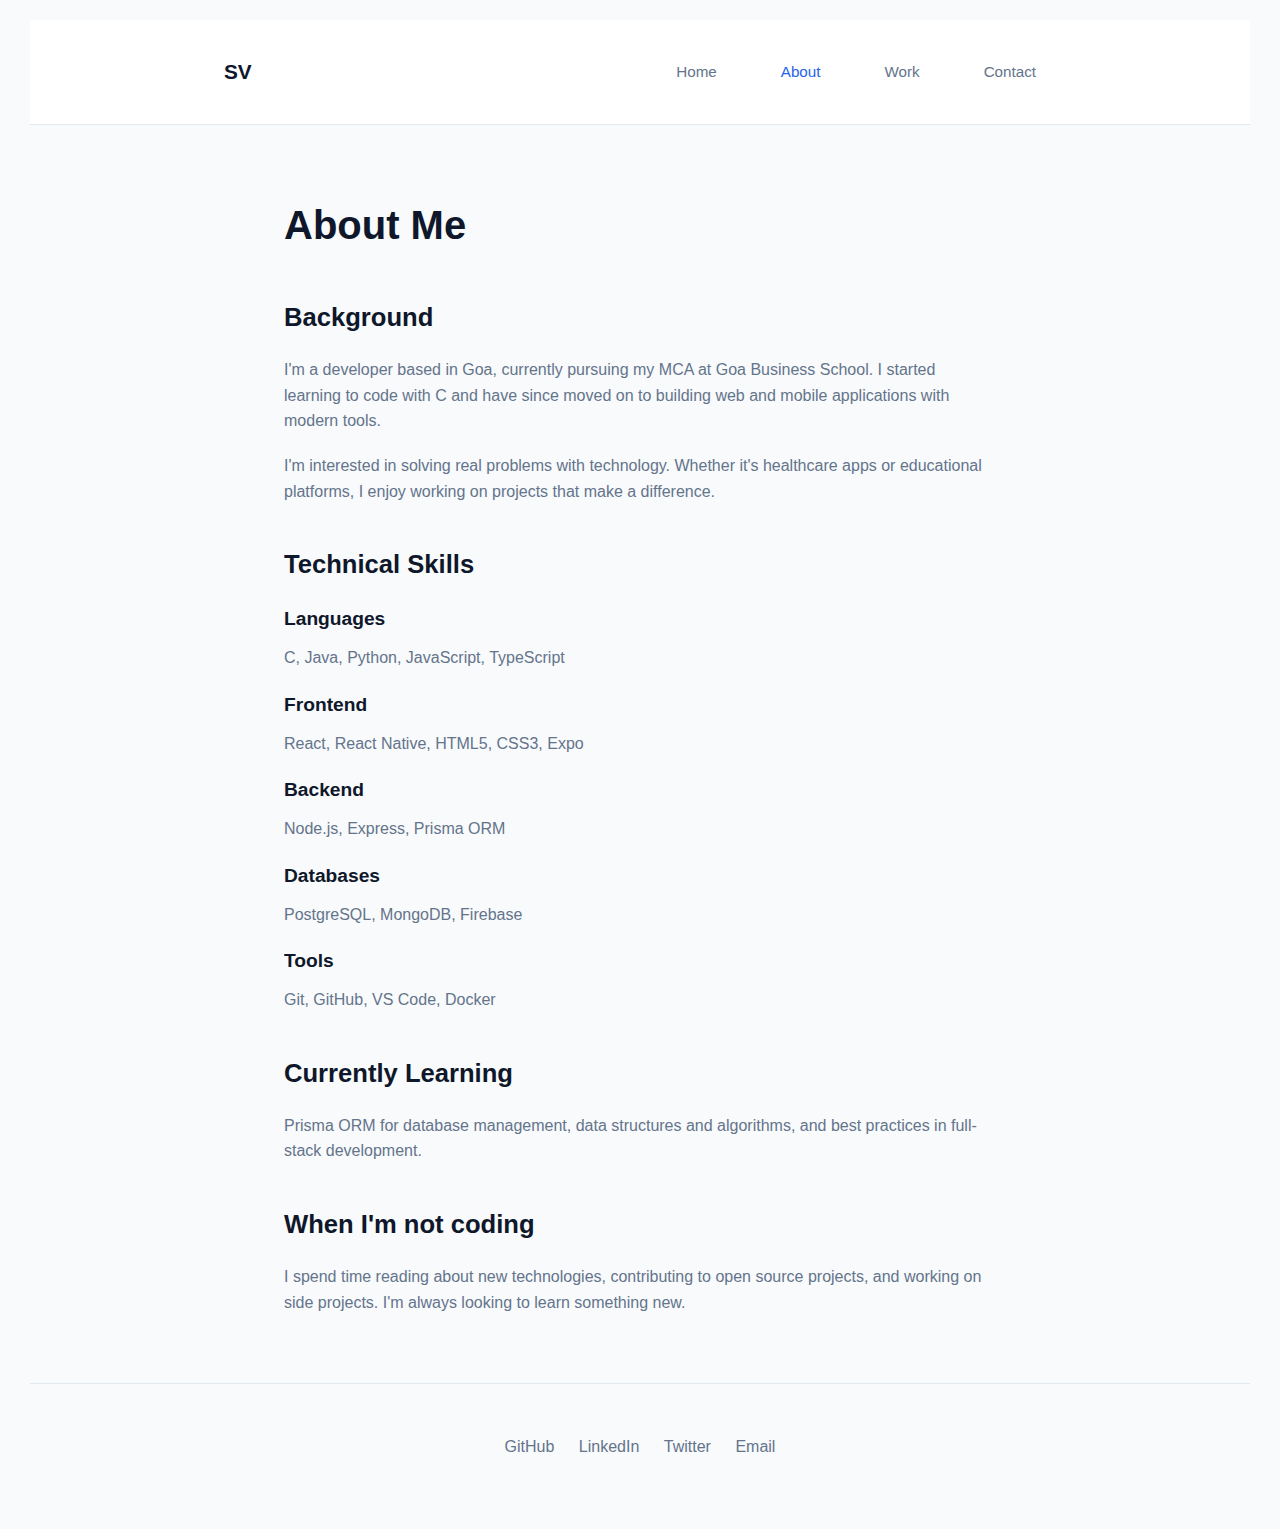
<file: Assignment_2/about.html>
<!DOCTYPE html>
<html lang="en">
<head>
    <meta charset="UTF-8">
    <meta name="viewport" content="width=device-width, initial-scale=1.0">
    <title>About - Shreyash Vaigankar</title>
    <link rel="stylesheet" href="styles.css">
</head>
<body>
    <header>
        <nav class="navbar">
            <div class="nav-brand">SV</div>
            <ul class="nav-items">
                <li><a href="index.html">Home</a></li>
                <li><a href="about.html" class="active">About</a></li>
                <li><a href="projects.html">Work</a></li>
                <li><a href="contact.html">Contact</a></li>
            </ul>
        </nav>
    </header>

    <main>
        <section class="page-intro">
            <h1>About Me</h1>
        </section>

        <section class="about-section">
            <h2>Background</h2>
            <p>I'm a developer based in Goa, currently pursuing my MCA at Goa Business School. I started learning to code with C and have since moved on to building web and mobile applications with modern tools.</p>
            <p>I'm interested in solving real problems with technology. Whether it's healthcare apps or educational platforms, I enjoy working on projects that make a difference.</p>
        </section>

        <section class="about-section">
            <h2>Technical Skills</h2>
            <h3>Languages</h3>
            <p>C, Java, Python, JavaScript, TypeScript</p>
            
            <h3>Frontend</h3>
            <p>React, React Native, HTML5, CSS3, Expo</p>
            
            <h3>Backend</h3>
            <p>Node.js, Express, Prisma ORM</p>
            
            <h3>Databases</h3>
            <p>PostgreSQL, MongoDB, Firebase</p>
            
            <h3>Tools</h3>
            <p>Git, GitHub, VS Code, Docker</p>
        </section>

        <section class="about-section">
            <h2>Currently Learning</h2>
            <p>Prisma ORM for database management, data structures and algorithms, and best practices in full-stack development.</p>
        </section>

        <section class="about-section">
            <h2>When I'm not coding</h2>
            <p>I spend time reading about new technologies, contributing to open source projects, and working on side projects. I'm always looking to learn something new.</p>
        </section>
    </main>

    <footer>
        <div class="footer-links">
            <a href="https://github.com/ShreyashV38" target="_blank">GitHub</a>
            <a href="https://www.linkedin.com/in/shreyash-v38" target="_blank">LinkedIn</a>
            <a href="https://x.com/@vaigankar7680" target="_blank">Twitter</a>
            <a href="mailto:shreyashvaigankar125@gmail.com">Email</a>
        </div>
    </footer>
</body>
</html>
</file>
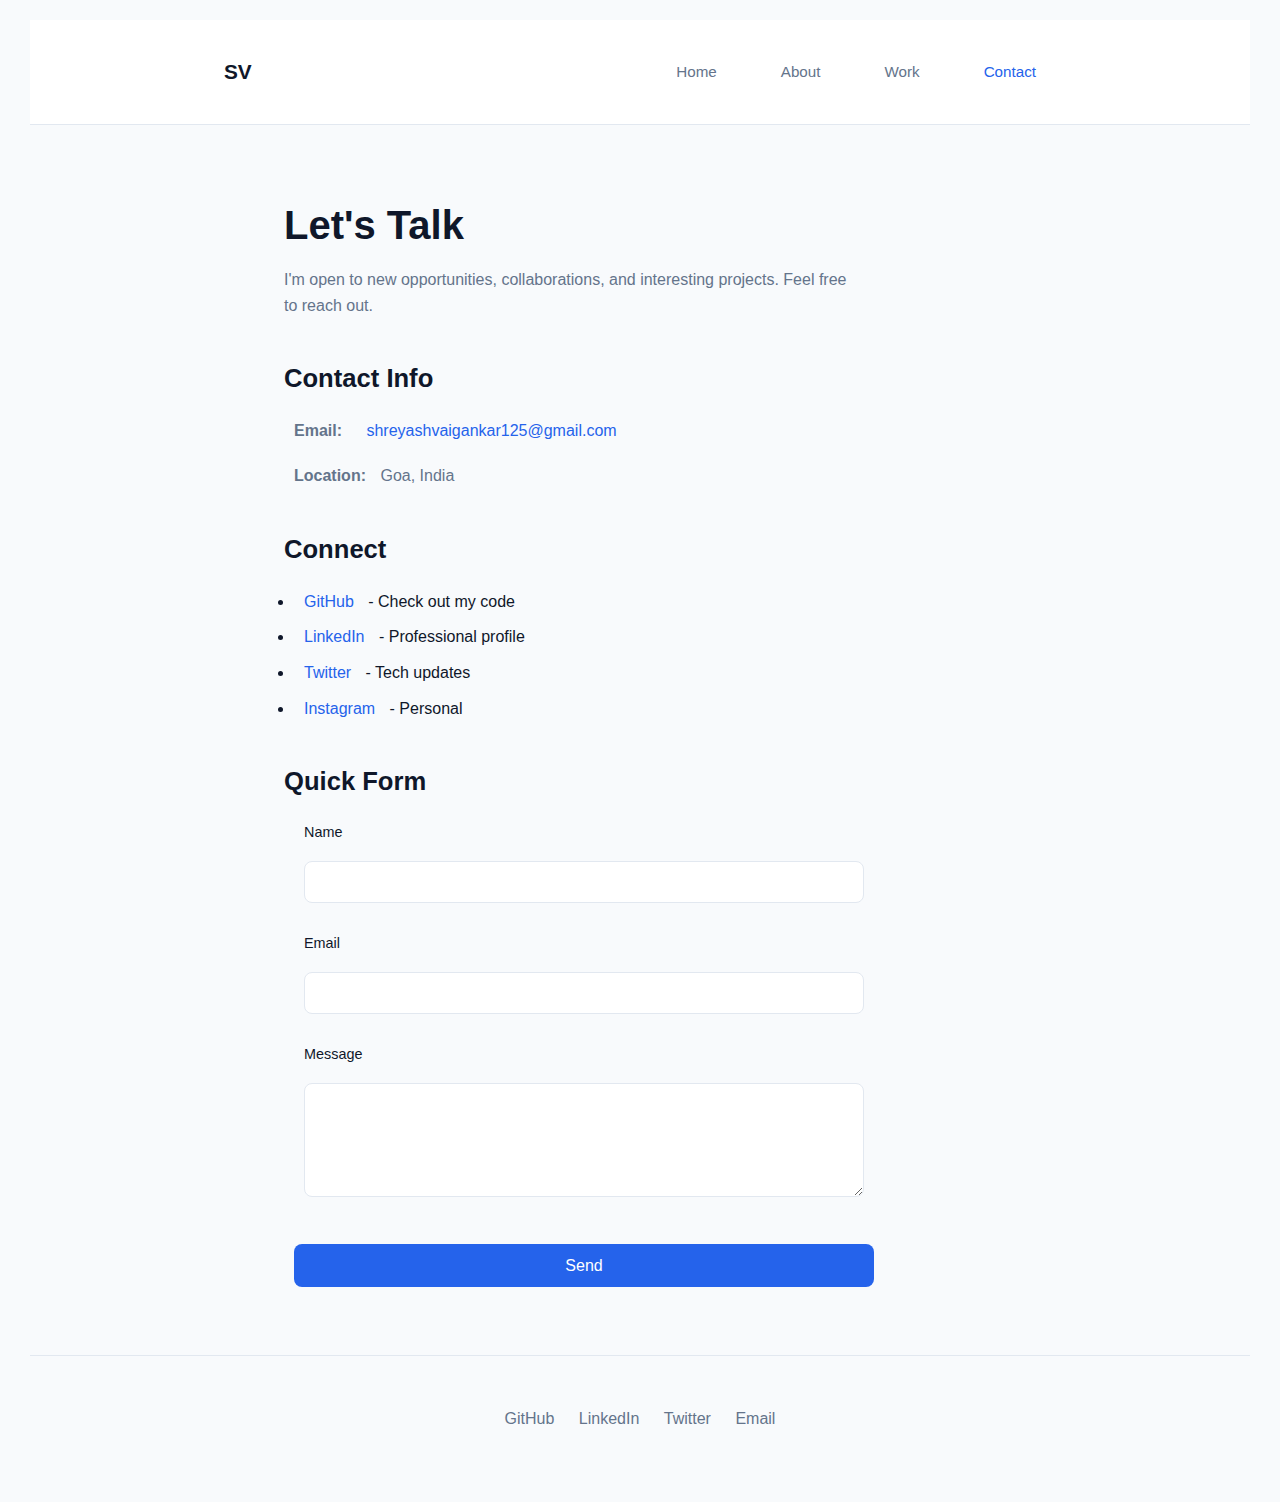
<file: Assignment_2/contact.html>
<!DOCTYPE html>
<html lang="en">
<head>
    <meta charset="UTF-8">
    <meta name="viewport" content="width=device-width, initial-scale=1.0">
    <title>Contact - Shreyash Vaigankar</title>
    <link rel="stylesheet" href="styles.css">
</head>
<body>
    <header>
        <nav class="navbar">
            <div class="nav-brand">SV</div>
            <ul class="nav-items">
                <li><a href="index.html">Home</a></li>
                <li><a href="about.html">About</a></li>
                <li><a href="projects.html">Work</a></li>
                <li><a href="contact.html" class="active">Contact</a></li>
            </ul>
        </nav>
    </header>

    <main>
        <section class="page-intro">
            <h1>Let's Talk</h1>
        </section>

        <section class="contact-section">
            <p>I'm open to new opportunities, collaborations, and interesting projects. Feel free to reach out.</p>
            
            <h2>Contact Info</h2>
            <p><strong>Email:</strong> <a href="mailto:shreyashvaigankar125@gmail.com">shreyashvaigankar125@gmail.com</a></p>
            <p><strong>Location:</strong> Goa, India</p>
            
            <h2>Connect</h2>
            <ul class="contact-list">
                <li><a href="https://github.com/ShreyashV38" target="_blank">GitHub</a> - Check out my code</li>
                <li><a href="https://www.linkedin.com/in/shreyash-v38" target="_blank">LinkedIn</a> - Professional profile</li>
                <li><a href="https://x.com/@vaigankar7680" target="_blank">Twitter</a> - Tech updates</li>
                <li><a href="https://www.instagram.com/_shrey4sh_18_/" target="_blank">Instagram</a> - Personal</li>
            </ul>

            <h2>Quick Form</h2>
            <form class="contact-form" action="mailto:shreyashvaigankar125@gmail.com" method="POST" enctype="text/plain">
                <div class="form-group">
                    <label for="name">Name</label>
                    <input type="text" id="name" name="name" required>
                </div>

                <div class="form-group">
                    <label for="email">Email</label>
                    <input type="email" id="email" name="email" required>
                </div>

                <div class="form-group">
                    <label for="message">Message</label>
                    <textarea id="message" name="message" rows="5" required></textarea>
                </div>

                <button type="submit" class="btn">Send</button>
            </form>
        </section>
    </main>

    <footer>
        <div class="footer-links">
            <a href="https://github.com/ShreyashV38" target="_blank">GitHub</a>
            <a href="https://www.linkedin.com/in/shreyash-v38" target="_blank">LinkedIn</a>
            <a href="https://x.com/@vaigankar7680" target="_blank">Twitter</a>
            <a href="mailto:shreyashvaigankar125@gmail.com">Email</a>
        </div>
    </footer>
</body>
</html>
</file>
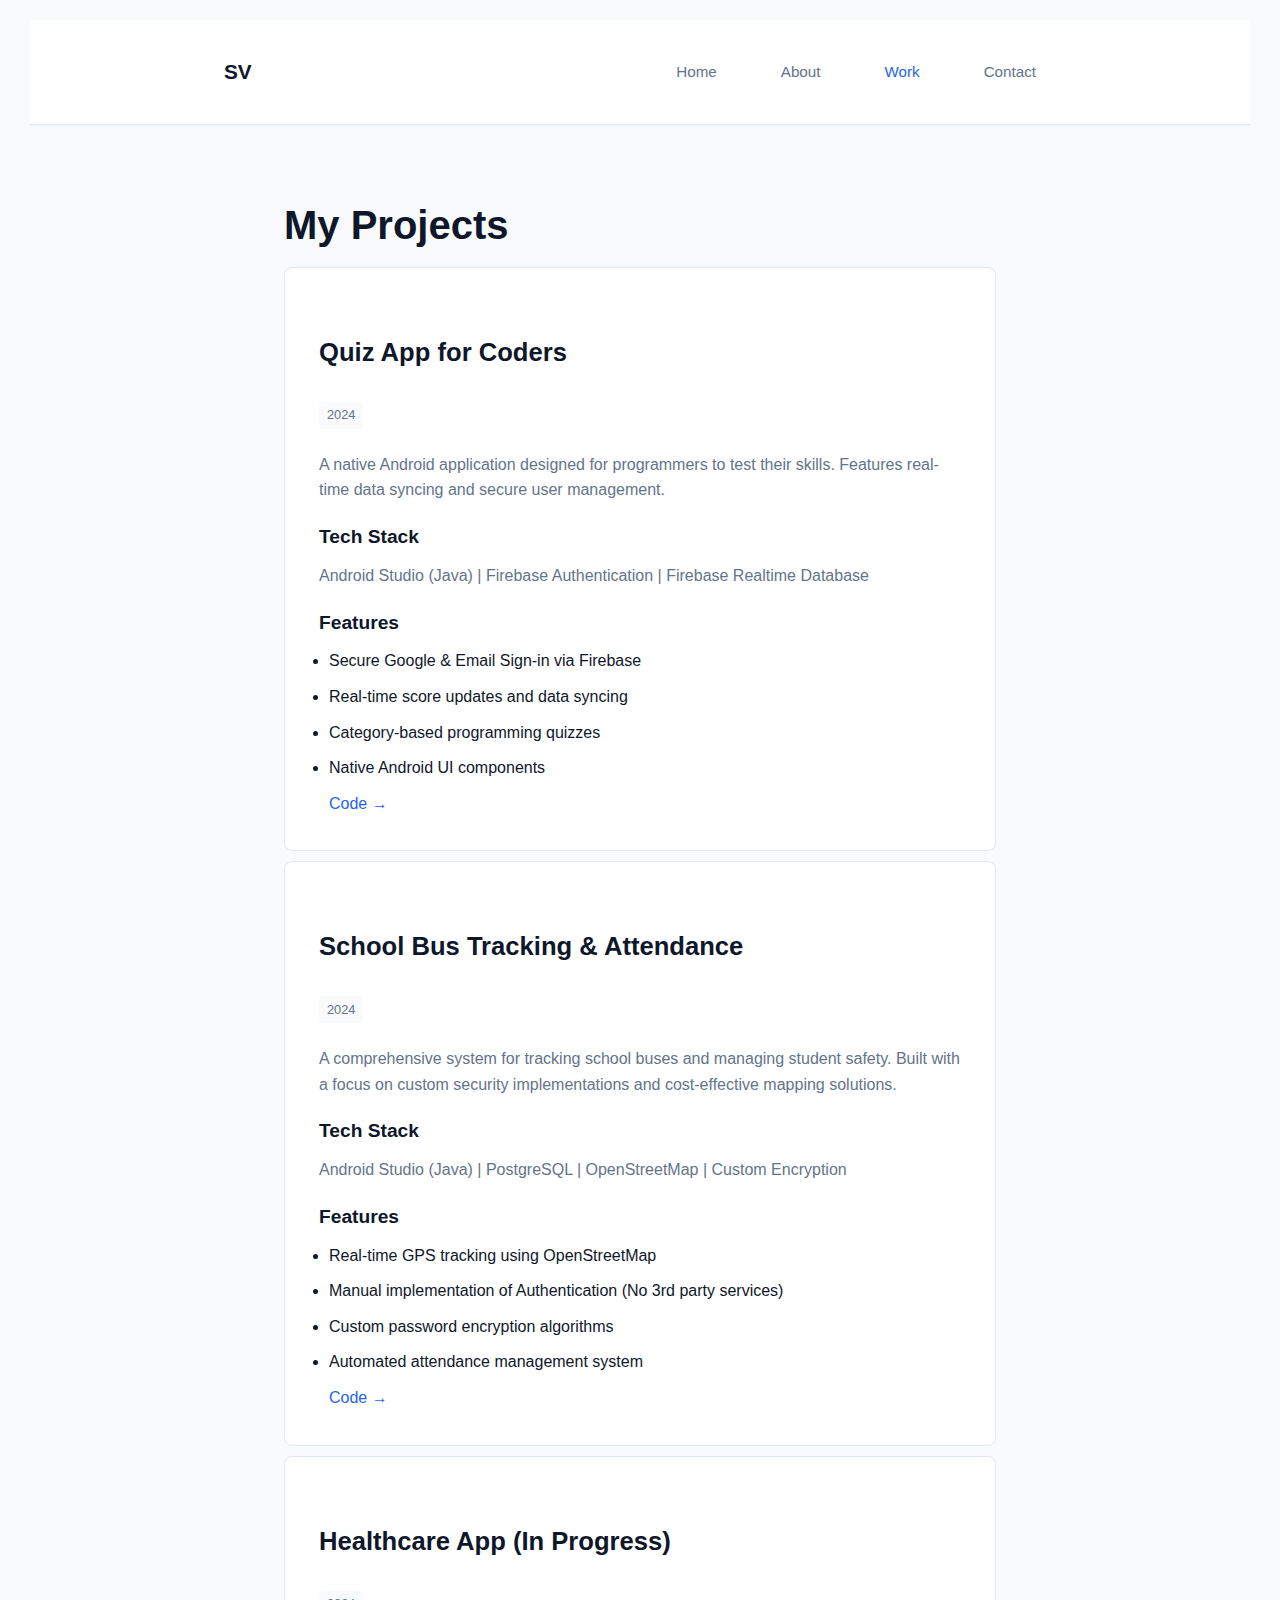
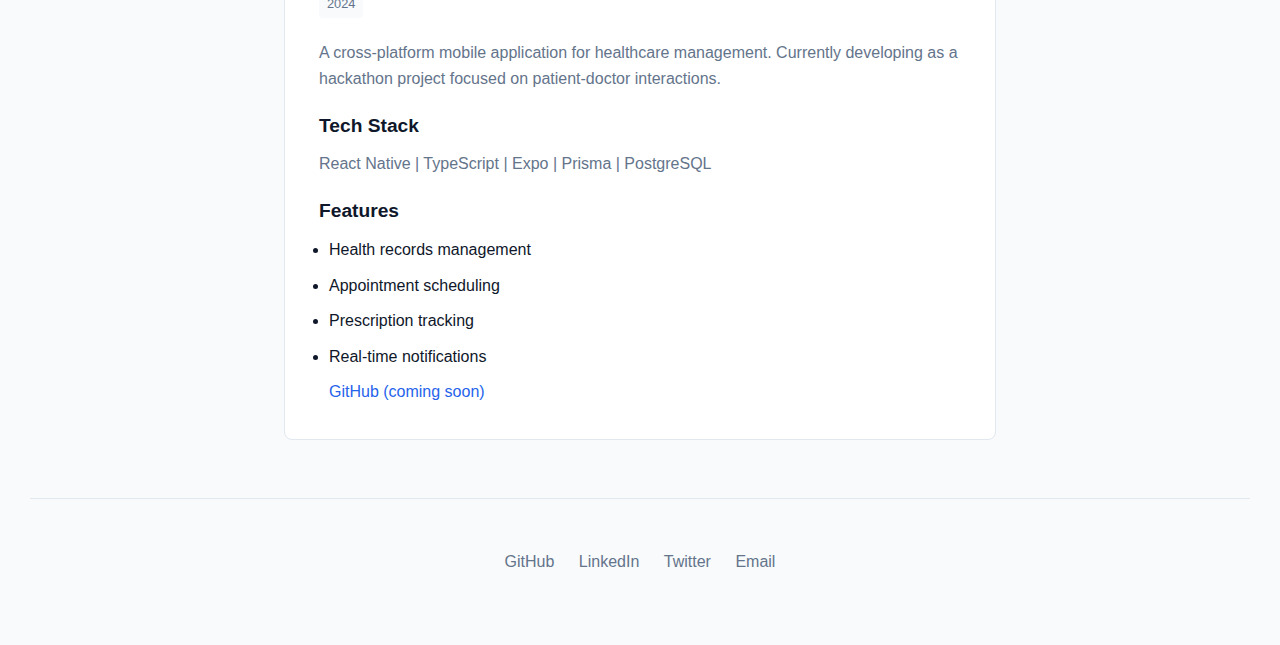
<file: Assignment_2/projects.html>
<!DOCTYPE html>
<html lang="en">
<head>
    <meta charset="UTF-8">
    <meta name="viewport" content="width=device-width, initial-scale=1.0">
    <title>Projects - Shreyash Vaigankar</title>
    <link rel="stylesheet" href="styles.css">
</head>
<body>
    <header>
        <nav class="navbar">
            <div class="nav-brand">SV</div>
            <ul class="nav-items">
                <li><a href="index.html">Home</a></li>
                <li><a href="about.html">About</a></li>
                <li><a href="projects.html" class="active">Work</a></li>
                <li><a href="contact.html">Contact</a></li>
            </ul>
        </nav>
    </header>

    <main>
        <section class="page-intro">
            <h1>My Projects</h1>
        </section>

        <section class="projects-section">
            <article class="project">
                <h2>Quiz App for Coders</h2>
                <p class="project-year">2024</p>
                
                <p>A native Android application designed for programmers to test their skills. Features real-time data syncing and secure user management.</p>
                
                <h3>Tech Stack</h3>
                <p>Android Studio (Java) | Firebase Authentication | Firebase Realtime Database</p>
                
                <h3>Features</h3>
                <ul>
                    <li>Secure Google & Email Sign-in via Firebase</li>
                    <li>Real-time score updates and data syncing</li>
                    <li>Category-based programming quizzes</li>
                    <li>Native Android UI components</li>
                </ul>
                
                <div class="project-links">
                    <a href="https://github.com/ShreyashV38/Code-Quest" target="_blank">Code →</a>
                </div>
            </article>

            <article class="project">
                <h2>School Bus Tracking & Attendance</h2>
                <p class="project-year">2024</p>
                
                <p>A comprehensive system for tracking school buses and managing student safety. Built with a focus on custom security implementations and cost-effective mapping solutions.</p>
                
                <h3>Tech Stack</h3>
                <p>Android Studio (Java) | PostgreSQL | OpenStreetMap | Custom Encryption</p>
                
                <h3>Features</h3>
                <ul>
                    <li>Real-time GPS tracking using OpenStreetMap</li>
                    <li>Manual implementation of Authentication (No 3rd party services)</li>
                    <li>Custom password encryption algorithms</li>
                    <li>Automated attendance management system</li>
                </ul>
                
                <div class="project-links">
                    <a href="https://github.com/Anosh26/TY-Project" target="_blank">Code →</a>
                </div>
            </article>

            <article class="project">
                <h2>Healthcare App (In Progress)</h2>
                <p class="project-year">2024</p>
                
                <p>A cross-platform mobile application for healthcare management. Currently developing as a hackathon project focused on patient-doctor interactions.</p>
                
                <h3>Tech Stack</h3>
                <p>React Native | TypeScript | Expo | Prisma | PostgreSQL</p>
                
                <h3>Features</h3>
                <ul>
                    <li>Health records management</li>
                    <li>Appointment scheduling</li>
                    <li>Prescription tracking</li>
                    <li>Real-time notifications</li>
                </ul>
                
                <div class="project-links">
                    <a href="#">GitHub (coming soon)</a>
                </div>
            </article>
        </section>
    </main>

    <footer>
        <div class="footer-links">
            <a href="https://github.com/ShreyashV38" target="_blank">GitHub</a>
            <a href="https://www.linkedin.com/in/shreyash-v38" target="_blank">LinkedIn</a>
            <a href="https://x.com/@vaigankar7680" target="_blank">Twitter</a>
            <a href="mailto:shreyashvaigankar125@gmail.com">Email</a>
        </div>
    </footer>
</body>
</html>
</file>
<file: Assignment_1/styles.css>
.project {
    border: 1px solid #eee;
    padding: 30px;
    margin-bottom: 30px;
    border-radius: 3px;
    background-color: white;
    box-shadow: 0 1px 2px rgba(0,0,0,0.05);
}* {
    margin: 0;
    padding: 0;
    box-sizing: border-box;
}

body {
    font-family: -apple-system, BlinkMacSystemFont, 'Segoe UI', sans-serif;
    line-height: 1.6;
    color: #333;
    background-color: #fafafa;
}

a {
    color: #0066cc;
    text-decoration: none;
}

a:hover {
    text-decoration: underline;
}

header {
    border-bottom: 1px solid #eee;
    padding: 20px 0;
    position: sticky;
    top: 0;
    background: white;
}

.navbar {
    max-width: 900px;
    margin: 0 auto;
    padding: 0 20px;
    display: flex;
    justify-content: space-between;
    align-items: center;
}

.nav-brand {
    font-weight: bold;
    font-size: 18px;
}

.nav-items {
    list-style: none;
    display: flex;
    gap: 30px;
}

.nav-items a {
    color: #333;
}

.nav-items a.active {
    color: #0066cc;
    font-weight: bold;
}

main {
    max-width: 900px;
    margin: 0 auto;
    padding: 40px 20px;
}

section {
    margin-bottom: 60px;
}

h1 {
    font-size: 42px;
    margin-bottom: 10px;
    color: #1a1a1a;
    font-weight: 700;
}

h2 {
    font-size: 28px;
    margin-bottom: 20px;
    margin-top: 30px;
    color: #222;
    border-bottom: 2px solid #0066cc;
    padding-bottom: 8px;
    display: inline-block;
}

h3 {
    font-size: 18px;
    margin-top: 15px;
    margin-bottom: 10px;
    color: #333;
    font-weight: 600;
}

p {
    margin-bottom: 15px;
    color: #555;
}

.subtitle {
    color: #999;
    font-size: 16px;
}

.intro {
    padding: 40px 0;
}

.cta-buttons {
    display: flex;
    gap: 15px;
    margin-top: 30px;
}

.btn {
    display: inline-block;
    padding: 10px 20px;
    background-color: #0066cc;
    color: white;
    border: 1px solid #0066cc;
    border-radius: 3px;
}

.btn:hover {
    background-color: #0052a3;
    text-decoration: none;
}

.btn-secondary {
    display: inline-block;
    padding: 10px 20px;
    background-color: white;
    color: #0066cc;
    border: 1px solid #0066cc;
    border-radius: 3px;
}

.btn-secondary:hover {
    background-color: #f5f5f5;
    text-decoration: none;
}

.projects-preview .project-list {
    display: grid;
    grid-template-columns: 1fr 1fr;
    gap: 30px;
    margin-top: 20px;
}

.project-item {
    padding: 20px;
    border: 1px solid #eee;
    border-radius: 3px;
}

.project-item h3 {
    margin-top: 0;
}

.project-item p {
    margin-bottom: 15px;
}

.skills-brief .skills-list {
    display: flex;
    flex-wrap: wrap;
    gap: 10px;
    margin-top: 20px;
}

.skills-list span {
    display: inline-block;
    padding: 8px 12px;
    border: 1px solid #ddd;
    border-radius: 3px;
    background-color: #fafafa;
}

.page-intro {
    margin-bottom: 40px;
}

.about-section {
    margin-bottom: 30px;
}

.projects-section {
    margin-bottom: 40px;
}

.project {
    border: 1px solid #eee;
    padding: 30px;
    margin-bottom: 30px;
    border-radius: 3px;
}

.project h2 {
    margin-top: 0;
}

.project-year {
    color: #999;
    font-size: 14px;
}

.project h3 {
    font-size: 16px;
    margin-top: 20px;
}

.project ul {
    margin-left: 20px;
    color: #555;
}

.project li {
    margin-bottom: 8px;
}

.project-links {
    margin-top: 20px;
}

.contact-section {
    max-width: 600px;
}

.contact-list {
    list-style: none;
    margin-top: 15px;
}

.contact-list li {
    margin-bottom: 15px;
}

.contact-list a {
    font-weight: bold;
}

.contact-form {
    margin-top: 20px;
}

.form-group {
    margin-bottom: 20px;
}

.form-group label {
    display: block;
    margin-bottom: 5px;
    font-weight: bold;
}

.form-group input,
.form-group textarea {
    width: 100%;
    padding: 10px;
    border: 1px solid #ddd;
    border-radius: 3px;
    font-family: inherit;
}

footer {
    border-top: 1px solid #eee;
    padding: 40px 20px;
    text-align: center;
    color: #666;
    background-color: white;
    margin-top: 60px;
}

.footer-links {
    display: flex;
    justify-content: center;
    gap: 20px;
    margin-bottom: 15px;
}

.footer-links a {
    color: #0066cc;
}

.footer-text {
    margin: 0;
    color: #999;
    font-size: 14px;
}

@media (max-width: 600px) {
    h1 {
        font-size: 32px;
    }

    h2 {
        font-size: 24px;
    }

    .nav-items {
        gap: 15px;
    }

    .cta-buttons {
        flex-direction: column;
    }

    .projects-preview .project-list {
        grid-template-columns: 1fr;
    }

    .project {
        padding: 20px;
    }

    .footer-links {
        flex-wrap: wrap;
    }
}
</file>
<file: Assignment_2/styles.css>
/* 1. Global Styles */
:root {
    --primary: #2563eb;       /* Royal Blue - Classic & Clean */
    --primary-hover: #1d4ed8; 
    --bg-body: #f8fafc;       /* Very light cool grey */
    --bg-card: #ffffff;       /* Pure white */
    --text-main: #0f172a;     /* Dark Slate for text */
    --text-muted: #64748b;    /* Muted grey */
    --border: #e2e8f0;        /* Light subtle border */
    --radius: 8px;            /* Moderate rounded corners */
}

* {
    box-sizing: border-box;
    margin: 10px;
    padding: 0;
}

body {
    background-color: var(--bg-body);
    color: var(--text-main);
    font-family: -apple-system, BlinkMacSystemFont, "Segoe UI", Roboto, sans-serif;
    line-height: 1.6;
    font-size: 16px;
}

a {
    text-decoration: none;
    color: var(--primary);
    transition: color 0.2s;
}

a:hover {
    color: var(--primary-hover);
}

/* 2. Simple Header*/
header {
    background-color: var(--bg-card);
    border-bottom: 1px solid var(--border);
}

.navbar {
    display: flex;
    justify-content: space-between;
    align-items: center;
    max-width: 900px;
    margin: 0 auto;
    padding: 1.2rem 1.5rem;
}

.nav-brand {
    font-weight: 700;
    font-size: 1.3rem;
    color: var(--text-main);
}

.nav-items {
    list-style: none;
    display: flex;
    gap: 1.5rem;
}

.nav-items a {
    color: var(--text-muted);
    font-size: 0.95rem;
}

.nav-items a:hover, 
.nav-items a.active {
    color: var(--primary);
}

/* 3. Main Content*/
main {
    max-width: 800px; 
    margin: 0 auto;
    padding: 3rem 1.5rem;
    min-height: 80vh;
}

h1 {
    font-size: 2.5rem;
    font-weight: 700;
    margin-bottom: 0.5rem;
    color: var(--text-main);
}

h2 {
    font-size: 1.6rem;
    margin-top: 2.5rem;
    margin-bottom: 1.2rem;
    font-weight: 600;
    color: var(--text-main);
}

h3 {
    font-size: 1.2rem;
    margin-bottom: 0.5rem;
    font-weight: 600;
}

p {
    margin-bottom: 1.2rem;
    color: var(--text-muted);
}

/* 4. Buttons */
.cta-buttons {
    margin-top: 1.5rem;
    display: flex;
    gap: 1rem;
}

.btn {
    display: inline-block;
    background-color: var(--text-main); 
    color: white;
    padding: 0.7rem 1.4rem;
    border-radius: var(--radius);
    font-weight: 500;
    font-size: 0.95rem;
}

.btn:hover {
    background-color: #333;
    color: white;
}

.btn-secondary {
    display: inline-block;
    background-color: transparent;
    color: var(--text-main);
    padding: 0.7rem 1.4rem;
    border-radius: var(--radius);
    font-weight: 500;
    font-size: 0.95rem;
    border: 1px solid var(--border);
}

.btn-secondary:hover {
    border-color: var(--text-main);
}

/* 5. Cards */
.project-list {
    display: grid;
    grid-template-columns: 1fr; 
    gap: 1.5rem;
}


@media (min-width: 600px) {
    .project-list {
        grid-template-columns: 1fr 1fr;
    }
}

.project-item, .project {
    background-color: var(--bg-card);
    padding: 1.5rem;
    border: 1px solid var(--border);
    border-radius: var(--radius);

}

.project-year {
    font-size: 0.8rem;
    color: var(--text-muted);
    background: var(--bg-body);
    padding: 0.2rem 0.5rem;
    border-radius: 4px;
    margin-bottom: 0.8rem;
    display: inline-block;
}

/* 6. Skills */
.skills-list {
    display: flex;
    flex-wrap: wrap;
    gap: 0.6rem;
}

.skills-list span {
    font-size: 0.9rem;
    color: var(--text-main);
    background-color: var(--bg-card);
    padding: 0.4rem 0.8rem;
    border: 1px solid var(--border);
    border-radius: 20px;
}

/* 7. Forms */
.contact-section {
    max-width: 600px;
}

.form-group {
    margin-bottom: 1.2rem;
}

label {
    display: block;
    margin-bottom: 0.4rem;
    font-weight: 500;
    font-size: 0.9rem;
}

input, textarea {
    width: 100%;
    padding: 0.7rem;
    border: 1px solid var(--border);
    border-radius: var(--radius);
    font-size: 1rem;
    font-family: inherit;
    background-color: var(--bg-card);
}

input:focus, textarea:focus {
    outline: none;
    border-color: var(--primary);
    box-shadow: 0 0 0 3px rgba(37, 99, 235, 0.1);
}

button[type="submit"] {
    background-color: var(--primary);
    color: white;
    padding: 0.8rem;
    border: none;
    border-radius: var(--radius);
    font-size: 1rem;
    cursor: pointer;
    width: 100%;
    font-weight: 500;
}

button[type="submit"]:hover {
    background-color: var(--primary-hover);
}

/* 8. Footer */
footer {
    text-align: center;
    padding: 2.5rem 1rem;
    border-top: 1px solid var(--border);
    margin-top: auto;
    color: var(--text-muted);
}

.footer-links a {
    margin: 0 10px;
    color: var(--text-muted);
}

.footer-links a:hover {
    color: var(--primary);
}
</file>
<file: Assignment_3/index.css>
* {
    box-sizing: border-box;
}

body {
    font-family: Verdana, sans-serif;
    margin: 0;
    font-size: 15px;
    line-height: 1.5;
    color: #000;
    background-color: #fff;
    overflow-x: hidden;
}

a {
    text-decoration: none;
    color: inherit;
    cursor: pointer;
}


   /* 1. TOP NAVBAR (Fixed) */

.w3-top-nav {
    background-color: #ffffff;
    height: 75px;
    display: flex;
    align-items: center;
    padding: 0 25px;
    position: fixed;
    top: 0;
    width: 100%;
    z-index: 1000;
    box-shadow: 0 1px 3px rgba(0,0,0,0.1);
    white-space: nowrap;
    justify-content: space-between;
}

/* Left: Logo + Menu */
.nav-left {
    display: flex;
    align-items: center;
}

.w3-logo {
    display: flex;
    align-items: center;
    margin-right: 15px;
}

.w3-logo-icon {
    height: 45px;
    width: auto;
    object-fit: contain;
}

.nav-item {
    padding: 27px 15px;
    color: #000;
    font-size: 17px;
    border: none;
    cursor: pointer;
    display: flex;
    align-items: center;
    gap: 5px;
    transition: background-color 0.3s;
}
.nav-item:hover {
    background-color: #04AA6D;
    color: white;
}
.nav-caret { font-size: 10px; margin-bottom: 2px; }

/* Middle: Search */
.nav-middle {
    flex-grow: 1;
    display: flex;
    justify-content: flex-end;
    align-items: center;
    margin-right: 20px;
}
.search-wrapper {
    position: relative;
    max-width: 400px;
    width: 100%;
    margin-right: 15px;
}
.search-input {
    width: 100%;
    padding: 10px 45px 10px 20px;
    border: 1px solid #ddd;
    border-radius: 25px;
    font-size: 16px;
    font-family: Verdana, sans-serif;
    outline: none;
    height: 45px;
}
.search-icon {
    position: absolute;
    right: 15px;
    top: 50%;
    transform: translateY(-50%);
    font-size: 18px;
    color: #000;
    cursor: pointer;
}
.menu-dots { font-size: 24px; font-weight: bold; cursor: pointer; padding: 0 10px; }

/* Right: Links + Sign In */
.nav-right {
    display: flex;
    align-items: center;
    gap: 10px;
}
.nav-link {
    padding: 10px 10px;
    font-size: 17px;
    color: #000;
}
.nav-link:hover { color: #04AA6D; }

.btn-sign-in {
    background-color: #04AA6D;
    color: white;
    padding: 10px 30px;
    border-radius: 25px;
    font-size: 18px;
    font-weight: bold;
    margin-left: 10px;
    transition: 0.3s;
    display: inline-block;
}
.btn-sign-in:hover { background-color: #059862; }


   /* 2. SUB NAVBAR (Dark) */

.w3-sub-nav {
    background-color: #282A35;
    height: 44px;
    display: flex;
    align-items: center;
    overflow-x: auto;
    position: fixed;
    top: 75px;
    width: 100%;
    z-index: 999;
}
.w3-sub-nav::-webkit-scrollbar { height: 0; }

.sub-item {
    color: white;
    padding: 12px 22px;
    font-size: 16px;
    white-space: nowrap;
}
.sub-item:hover { background-color: #000; }
.sub-item.active { background-color: #04AA6D; color: white; }
.sub-arrow { margin-left: auto; padding: 10px 20px; color: white; cursor: pointer; }


   /* 3. LAYOUT GRID */

.w3-main-container {
    display: flex;
    margin-top: 119px;
    min-height: 100vh;
}

/* Sidebar */
.w3-sidebar {
    width: 230px;
    background-color: #E7E9EB;
    position: fixed;
    top: 119px;
    bottom: 0;
    overflow-y: auto;
    padding-bottom: 60px;
    z-index: 10;
}
.w3-sidebar h3 {
    font-size: 21px;
    font-weight: 400;
    margin: 20px 0 10px 16px;
    color: #000;
}
.w3-sidebar a {
    display: block;
    padding: 5px 16px;
    color: #000;
    font-size: 15px;
}
.w3-sidebar a:hover { background-color: #ccc; }
.w3-sidebar a.active { background-color: #04AA6D; color: white; }

/* Main Content */
.w3-content {
    flex: 1;
    margin-left: 230px;
    padding: 32px 48px;
    max-width: 1100px;
}

h1 { font-family: "Segoe UI", Arial, sans-serif; font-size: 42px; font-weight: 600; margin: 10px 0; }
h2 { font-family: "Segoe UI", Arial, sans-serif; font-size: 32px; font-weight: 400; margin: 50px 0 20px 0; }
p { margin-bottom: 16px; font-size: 15px; line-height: 1.6; }
hr { border: 0; border-top: 1px solid #eee; margin: 40px 0; }

/* Top Navigation Buttons (Home/Next) */
.chapter-nav {
    display: flex;
    justify-content: space-between;
    margin: 20px 0;
}
.btn-nav {
    background-color: #04AA6D;
    color: white;
    padding: 10px 45px;
    font-size: 18px;
    border-radius: 5px;
}
.btn-nav:hover { background-color: #059862; }
.btn-nav.prev { padding-left: 45px; }

/* Hero Section */
.hero-box {
    background-color: #D9EEE1;
    padding: 40px;
    text-align: center;
    border-radius: 5px;
    margin: 30px 0;
}
.hero-box h1 { font-size: 50px; margin-bottom: 20px; margin-top: 10px; }
.hero-box p { font-size: 18px; margin: 10px 0; }
.btn-hero {
    background-color: #04AA6D;
    color: white;
    padding: 12px 50px;
    font-size: 18px;
    border-radius: 25px;
    display: inline-block;
    margin-top: 25px;
}
.btn-hero:hover { background-color: #059862; }

/* Code Example Box */
.example-box {
    background-color: #E7E9EB;
    padding: 20px;
    border-radius: 5px;
    margin: 35px 0;
    box-shadow: 0 1px 3px rgba(0,0,0,0.1);
}
.example-box h3 { margin-top: 0; font-weight: 400; font-size: 24px; }
.code-area {
    background-color: #fff;
    border-left: 4px solid #04AA6D;
    padding: 16px;
    font-family: Consolas, Menlo, monospace;
    font-size: 15px;
    margin: 15px 0;
}
.btn-try {
    background-color: #04AA6D;
    color: white;
    padding: 9px 22px;
    border-radius: 5px;
    font-size: 16px;
    display: inline-block;
}

/* Grey Buttons (Go to CSS Examples) */
.btn-grey {
    background-color: #E7E9EB;
    color: #000;
    padding: 10px 20px;
    border-radius: 5px;
    font-size: 16px;
    display: inline-block;
}
.btn-grey:hover { background-color: #ccc; }

/* Exercise Box (Dark Blue) */
.exercise-box {
    background-color: #282A35;
    color: white;
    padding: 40px;
    border-radius: 5px;
    margin: 30px 0;
}
.exercise-header { font-size: 30px; text-align: center; margin-bottom: 20px; }
.exercise-code {
    background-color: #38444d;
    padding: 20px;
    border-radius: 5px;
    font-family: Consolas, monospace;
    font-size: 16px;
    margin-bottom: 20px;
    color: white;
}
.exercise-input {
    background-color: #282A35;
    border: 1px solid #555;
    color: white;
    padding: 5px;
    width: 150px;
    border-radius: 3px;
}
.exercise-options {
    text-align: center;
    margin: 20px 0;
}
.exercise-option {
    display: inline-block;
    background-color: #555;
    padding: 5px 10px;
    border-radius: 3px;
    margin: 0 5px;
    font-size: 14px;
}
.btn-submit {
    background-color: #04AA6D;
    color: white;
    padding: 10px 25px;
    border-radius: 25px;
    font-size: 16px;
    display: block;
    margin: 20px auto 0;
    border: none;
    cursor: pointer;
}

/* Quiz & Progress */
.btn-blue {
    background-color: #2196F3;
    color: white;
    padding: 10px 25px;
    border-radius: 5px;
    font-size: 16px;
    display: inline-block;
}
.btn-blue:hover { background-color: #0b7dda; }

.progress-list { list-style: none; padding: 0; }
.progress-list li {
    margin-bottom: 15px;
    font-size: 16px;
    display: flex;
    align-items: center;
}
.check-icon {
    height: 20px;
    width: 20px;
    background-color: #D9EEE1;
    color: #04AA6D;
    border-radius: 50%;
    text-align: center;
    line-height: 20px;
    margin-right: 15px;
    font-size: 12px;
    font-weight: bold;
}

/* Syntax Colors */
.c-brown { color: brown; }
.c-red { color: red; }
.c-blue { color: blue; }


 /* 4. FOOTER */
.w3-footer {
    background-color: #282A35;
    color: white;
    padding: 60px 40px;
    margin-top: 50px;
    text-align: center;
    font-size: 13px;
    position: relative;
    z-index: 100;
}
.footer-top {
    display: flex;
    justify-content: space-between;
    align-items: center;
    max-width: 1200px;
    margin: 0 auto 50px;
    flex-wrap: wrap;
}
.footer-logo {
    display: flex;
    align-items: center;
}
.footer-logo-img {
    height: 45px; 
    width: auto;
}
.footer-nav { display: flex; gap: 30px; flex-wrap: wrap; }
.footer-nav a { font-weight: bold; font-size: 14px; }

.footer-grid {
    display: grid;
    grid-template-columns: repeat(auto-fit, minmax(200px, 1fr));
    max-width: 1200px;
    margin: 0 auto;
    gap: 30px;
    text-align: center;
}
.footer-col h3 { font-size: 17px; margin-bottom: 20px; font-weight: 400; color: #fff; }
.footer-col a { display: block; color: #ddd; margin-bottom: 8px; }
.footer-col a:hover { color: white; text-decoration: underline; }
</file>
